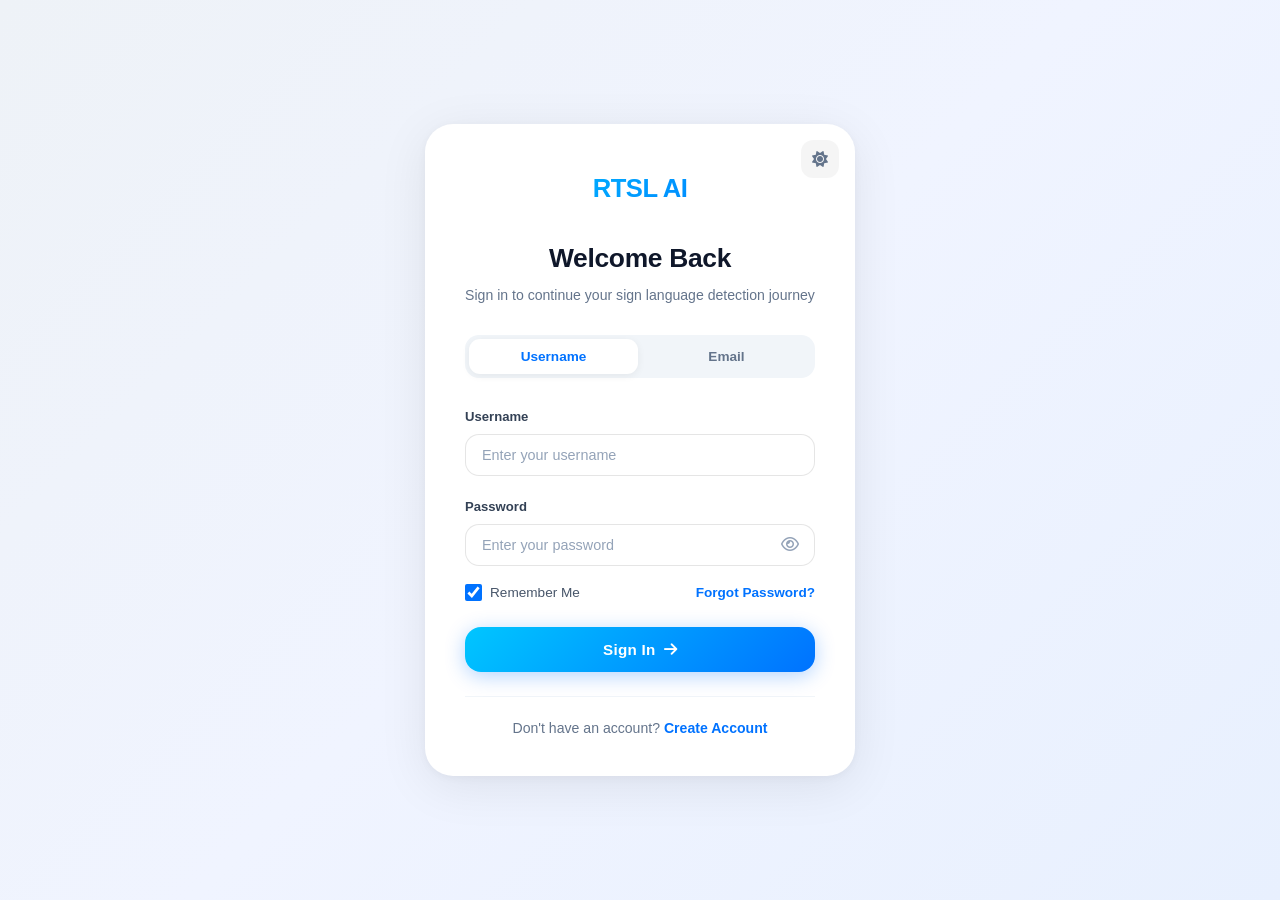
<file: static/index.html>
<!DOCTYPE html>
<html lang="en">
<head>
    <meta charset="UTF-8">
    <meta name="viewport" content="width=device-width, initial-scale=1.0">
    <title>RTSL AI | Sign In</title>
    <link rel="icon" type="image/svg+xml" href="favicon.svg">
<link rel="stylesheet" href="css/style.css">
    <link rel="stylesheet" href="https://cdnjs.cloudflare.com/ajax/libs/font-awesome/6.4.0/css/all.min.css">
    <style>
        .auth-page {
            min-height: 100vh; display: flex; align-items: center; justify-content: center;
            padding: 24px; position: relative;
            background: linear-gradient(135deg, #0a1628, #0d1b2a, #0f1d30);
            transition: background 0.4s ease;
        }
        body.light-mode .auth-page {
            background: linear-gradient(135deg, #eef2f7, #f0f4ff, #e8f0fe);
        }
        .auth-card {
            width: 100%; max-width: 430px; position: relative; z-index: 2;
            background: #ffffff; border-radius: 28px; padding: 44px 40px 36px;
            box-shadow: 0 25px 60px rgba(0,0,0,0.35), 0 8px 20px rgba(0,0,0,0.2);
            animation: scaleIn 0.4s ease;
        }
        body.light-mode .auth-card {
            background: #ffffff;
            box-shadow: 0 10px 50px rgba(0,0,0,0.08), 0 2px 8px rgba(0,0,0,0.04);
        }
        .theme-toggle {
            position: absolute; top: 16px; right: 16px; z-index: 10;
            width: 38px; height: 38px; border-radius: 12px; border: none;
            background: rgba(0,0,0,0.06); color: #64748b; cursor: pointer;
            display: flex; align-items: center; justify-content: center;
            font-size: 1rem; transition: all 0.25s ease;
        }
        body.light-mode .theme-toggle { background: rgba(0,0,0,0.04); }
        .theme-toggle:hover { background: rgba(0,0,0,0.1); color: #1e293b; }
        .auth-brand {
            text-align: center; font-size: 1.6rem; font-weight: 900; margin-bottom: 28px;
            background: linear-gradient(135deg, #00c6ff, #0072ff);
            -webkit-background-clip: text; -webkit-text-fill-color: transparent;
            letter-spacing: -0.5px;
        }
        .auth-header { text-align: center; margin-bottom: 28px; }
        .auth-header h1 {
            font-size: 1.65rem; font-weight: 800; color: #0f172a; margin-bottom: 6px;
            letter-spacing: -0.3px;
        }
        .auth-header p { color: #64748b; font-size: 0.88rem; line-height: 1.5; }
        .auth-tabs {
            display: flex; gap: 4px; background: #f1f5f9; padding: 4px;
            border-radius: 14px; margin-bottom: 28px;
        }
        body.light-mode .auth-tabs { background: #f1f5f9; }
        .auth-tab {
            flex: 1; padding: 10px 16px; border: none; border-radius: 11px;
            font-size: 0.85rem; font-weight: 600; color: #64748b; cursor: pointer;
            transition: all 0.25s ease; background: transparent;
            font-family: inherit;
        }
        .auth-tab:hover { color: #334155; }
        .auth-tab.active {
            background: #ffffff; color: #0072ff; box-shadow: 0 2px 8px rgba(0,0,0,0.06);
        }
        .auth-form { margin-bottom: 4px; }
        .auth-form .form-group { margin-bottom: 20px; }
        .auth-form .form-group label {
            display: block; font-size: 0.82rem; font-weight: 600;
            color: #334155; margin-bottom: 7px;
        }
        .auth-form .form-input {
            width: 100%; padding: 12px 16px; border: 1.5px solid #e2e8f0;
            border-radius: 14px; color: #0f172a; font-family: inherit;
            font-size: 0.9rem; outline: none; transition: all 0.25s ease;
            background: #f8fafc; box-sizing: border-box;
        }
        .auth-form .form-input:focus {
            border-color: #0072ff; background: #ffffff;
            box-shadow: 0 0 0 4px rgba(0,114,255,0.1);
        }
        .auth-form .form-input::placeholder { color: #94a3b8; }
        .password-wrapper { position: relative; }
        .password-toggle {
            position: absolute; right: 12px; top: 50%; transform: translateY(-50%);
            background: none; border: none; color: #94a3b8; cursor: pointer;
            font-size: 1rem; padding: 4px; transition: color 0.2s;
        }
        .password-toggle:hover { color: #0072ff; }
        .password-strength {
            display: none; margin-top: -12px; margin-bottom: 20px;
        }
        .password-strength.show { display: block; }
        .strength-bar {
            height: 4px; background: #e2e8f0; border-radius: 4px;
            overflow: hidden; margin-bottom: 6px;
        }
        .strength-fill {
            height: 100%; width: 0%; border-radius: 4px;
            transition: width 0.3s ease, background 0.3s ease;
        }
        .strength-text { font-size: 0.75rem; font-weight: 600; color: #64748b; }
        .form-options {
            display: flex; justify-content: space-between; align-items: center;
            margin-bottom: 24px; margin-top: -4px;
        }
        .checkbox-label {
            display: flex; align-items: center; gap: 8px;
            font-size: 0.85rem; color: #475569; cursor: pointer; font-weight: 500;
        }
        .checkbox-label input[type="checkbox"] {
            width: 17px; height: 17px; accent-color: #0072ff;
            border-radius: 5px; cursor: pointer;
        }
        .forgot-link {
            font-size: 0.85rem; color: #0072ff; font-weight: 600;
            text-decoration: none; cursor: pointer;
        }
        .forgot-link:hover { text-decoration: underline; }
        .btn-auth {
            width: 100%; padding: 14px 24px; border: none; border-radius: 16px;
            font-family: inherit; font-size: 0.95rem; font-weight: 700; cursor: pointer;
            display: flex; align-items: center; justify-content: center; gap: 8px;
            transition: all 0.3s ease; position: relative; overflow: hidden;
            background: linear-gradient(135deg, #00c6ff, #0072ff);
            color: #ffffff; box-shadow: 0 4px 20px rgba(0,114,255,0.3);
            letter-spacing: 0.3px;
        }
        .btn-auth:hover {
            transform: translateY(-2px);
            box-shadow: 0 8px 30px rgba(0,114,255,0.4);
        }
        .btn-auth:active { transform: translateY(0); }
        .btn-auth.btn-loading { pointer-events: none; opacity: 0.8; }
        .auth-footer {
            text-align: center; margin-top: 24px; padding-top: 20px;
            border-top: 1px solid #f1f5f9;
            font-size: 0.88rem; color: #64748b;
        }
        .auth-footer a {
            color: #0072ff; font-weight: 700; text-decoration: none; cursor: pointer;
        }
        .auth-footer a:hover { text-decoration: underline; }
        #forgot-row { display: flex; }
        .field-hidden { display: none !important; }
        @media (max-width: 500px) {
            .auth-card { padding: 32px 24px 28px; border-radius: 24px; }
            .auth-header h1 { font-size: 1.4rem; }
        }
    </style>
</head>
<body>
    <div class="auth-page" id="auth-page">
        <div class="auth-card">
            <button class="theme-toggle" id="theme-toggle" aria-label="Toggle theme">
                <i class="fas fa-moon" id="theme-icon"></i>
            </button>
            <div class="auth-brand">RTSL AI</div>
            <div class="auth-header">
                <h1 id="auth-title">Welcome Back</h1>
                <p id="auth-subtitle">Sign in to continue your sign language detection journey</p>
            </div>
            <div class="auth-tabs" id="auth-tabs">
                <button class="auth-tab active" data-tab="username" id="tab-username">Username</button>
                <button class="auth-tab" data-tab="email" id="tab-email">Email</button>
            </div>
            <form class="auth-form" id="auth-form" autocomplete="off">
                <div class="form-group" id="username-group">
                    <label for="username">Username</label>
                    <input type="text" id="username" class="form-input" placeholder="Enter your username" autocomplete="username">
                </div>
                <div class="form-group field-hidden" id="email-group">
                    <label for="email">Email</label>
                    <input type="email" id="email" class="form-input" placeholder="Enter your email" autocomplete="email">
                </div>
                <div class="form-group">
                    <label for="password">Password</label>
                    <div class="password-wrapper">
                        <input type="password" id="password" class="form-input" placeholder="Enter your password" autocomplete="current-password">
                        <button type="button" class="password-toggle" id="toggle-pw" tabindex="-1">
                            <i class="far fa-eye"></i>
                        </button>
                    </div>
                </div>
                <div class="form-group field-hidden" id="confirm-group">
                    <label for="confirm-password">Confirm Password</label>
                    <div class="password-wrapper">
                        <input type="password" id="confirm-password" class="form-input" placeholder="Confirm your password" autocomplete="new-password">
                        <button type="button" class="password-toggle" id="toggle-cpw" tabindex="-1">
                            <i class="far fa-eye"></i>
                        </button>
                    </div>
                </div>
                <div class="password-strength" id="password-strength">
                    <div class="strength-bar">
                        <div class="strength-fill" id="strength-fill"></div>
                    </div>
                    <span class="strength-text" id="strength-text"></span>
                </div>
                <div class="form-options" id="forgot-row">
                    <label class="checkbox-label">
                        <input type="checkbox" id="remember-me" checked> Remember Me
                    </label>
                    <a class="forgot-link" id="forgot-link">Forgot Password?</a>
                </div>
                <button type="submit" class="btn-auth" id="auth-btn">
                    <span id="btn-text">Sign In</span>
                    <i class="fas fa-arrow-right" id="btn-icon"></i>
                </button>
            </form>
            <div class="auth-footer">
                <span id="toggle-text">Don't have an account?</span>
                <a id="toggle-link">Create Account</a>
            </div>
        </div>
    </div>
    <div class="toast-container" id="toast-container"></div>
    <script>
        if (window.location.search.includes('signup=1')) {
            document.addEventListener('DOMContentLoaded', () => {
                const link = document.getElementById('toggle-link');
                if (link) link.click();
            });
        }
    </script>
    <script src="js/auth.js"></script>
</body>
</html>
</file>
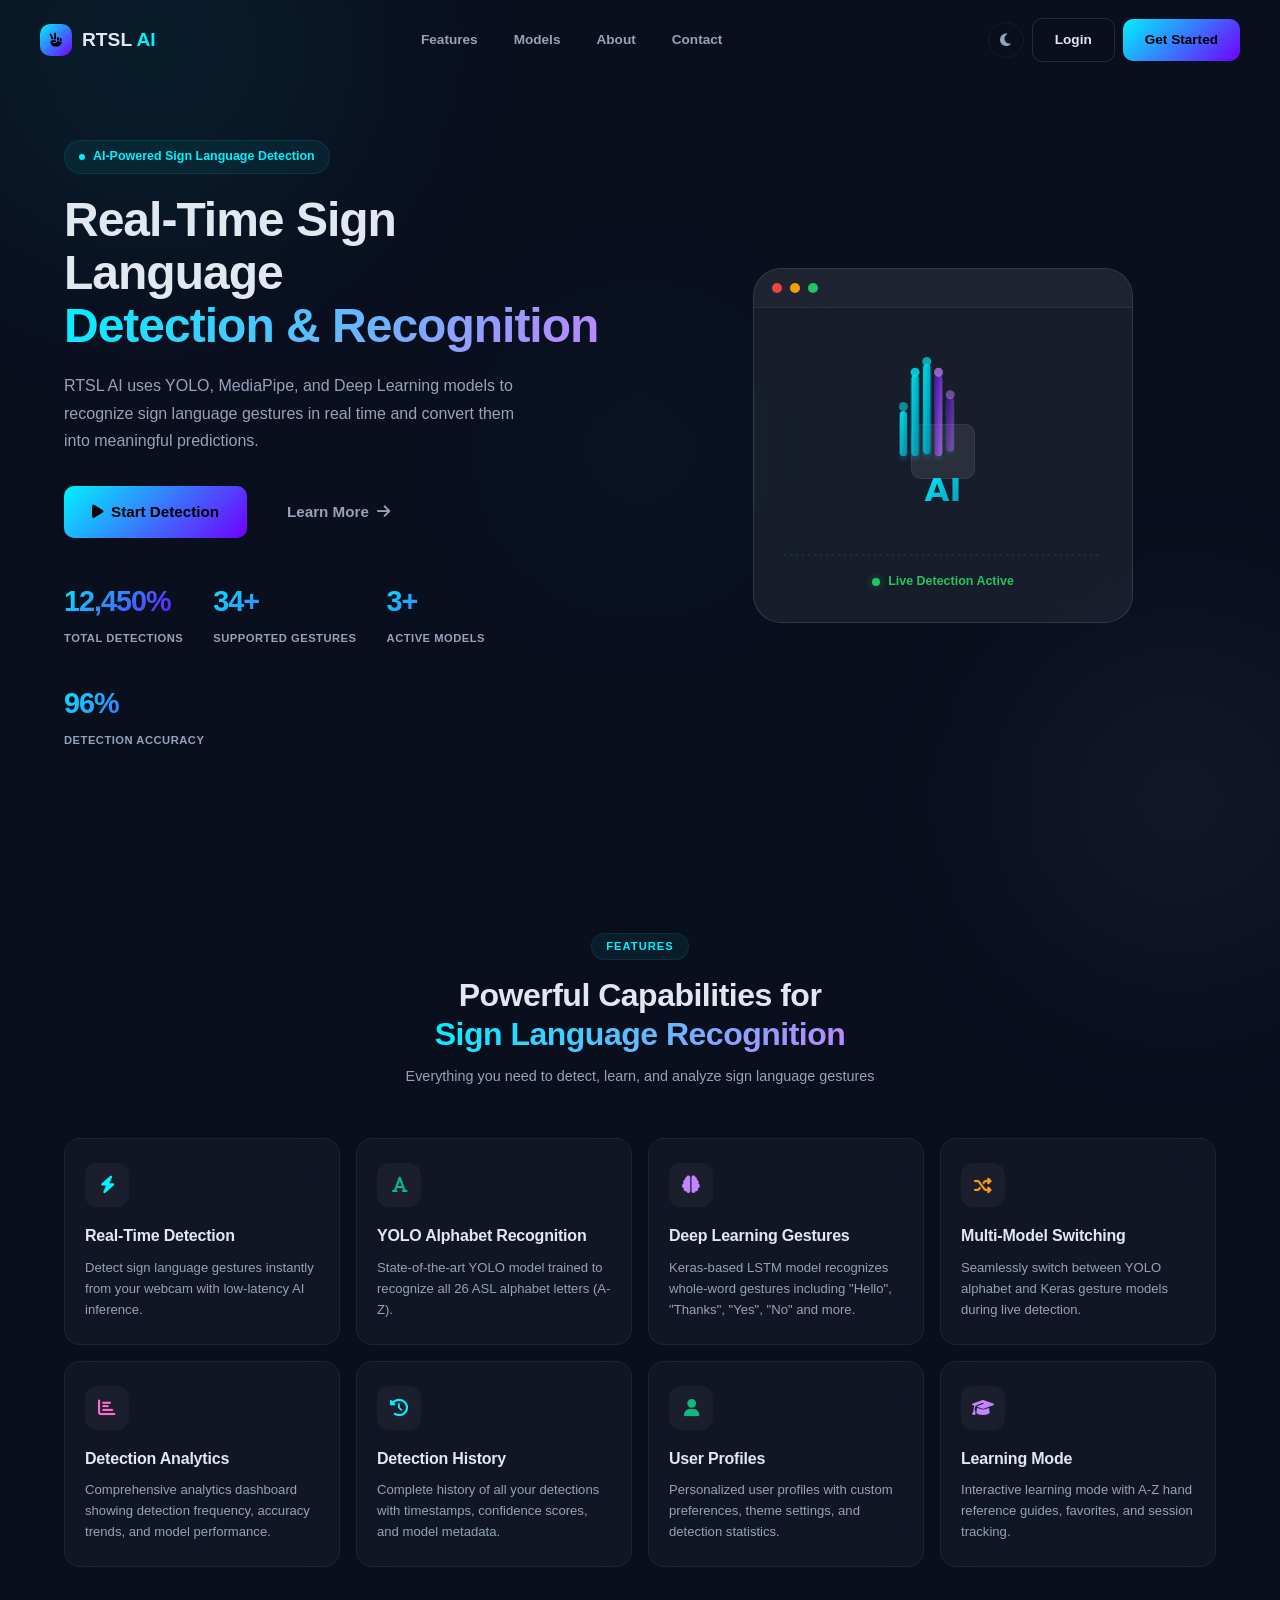
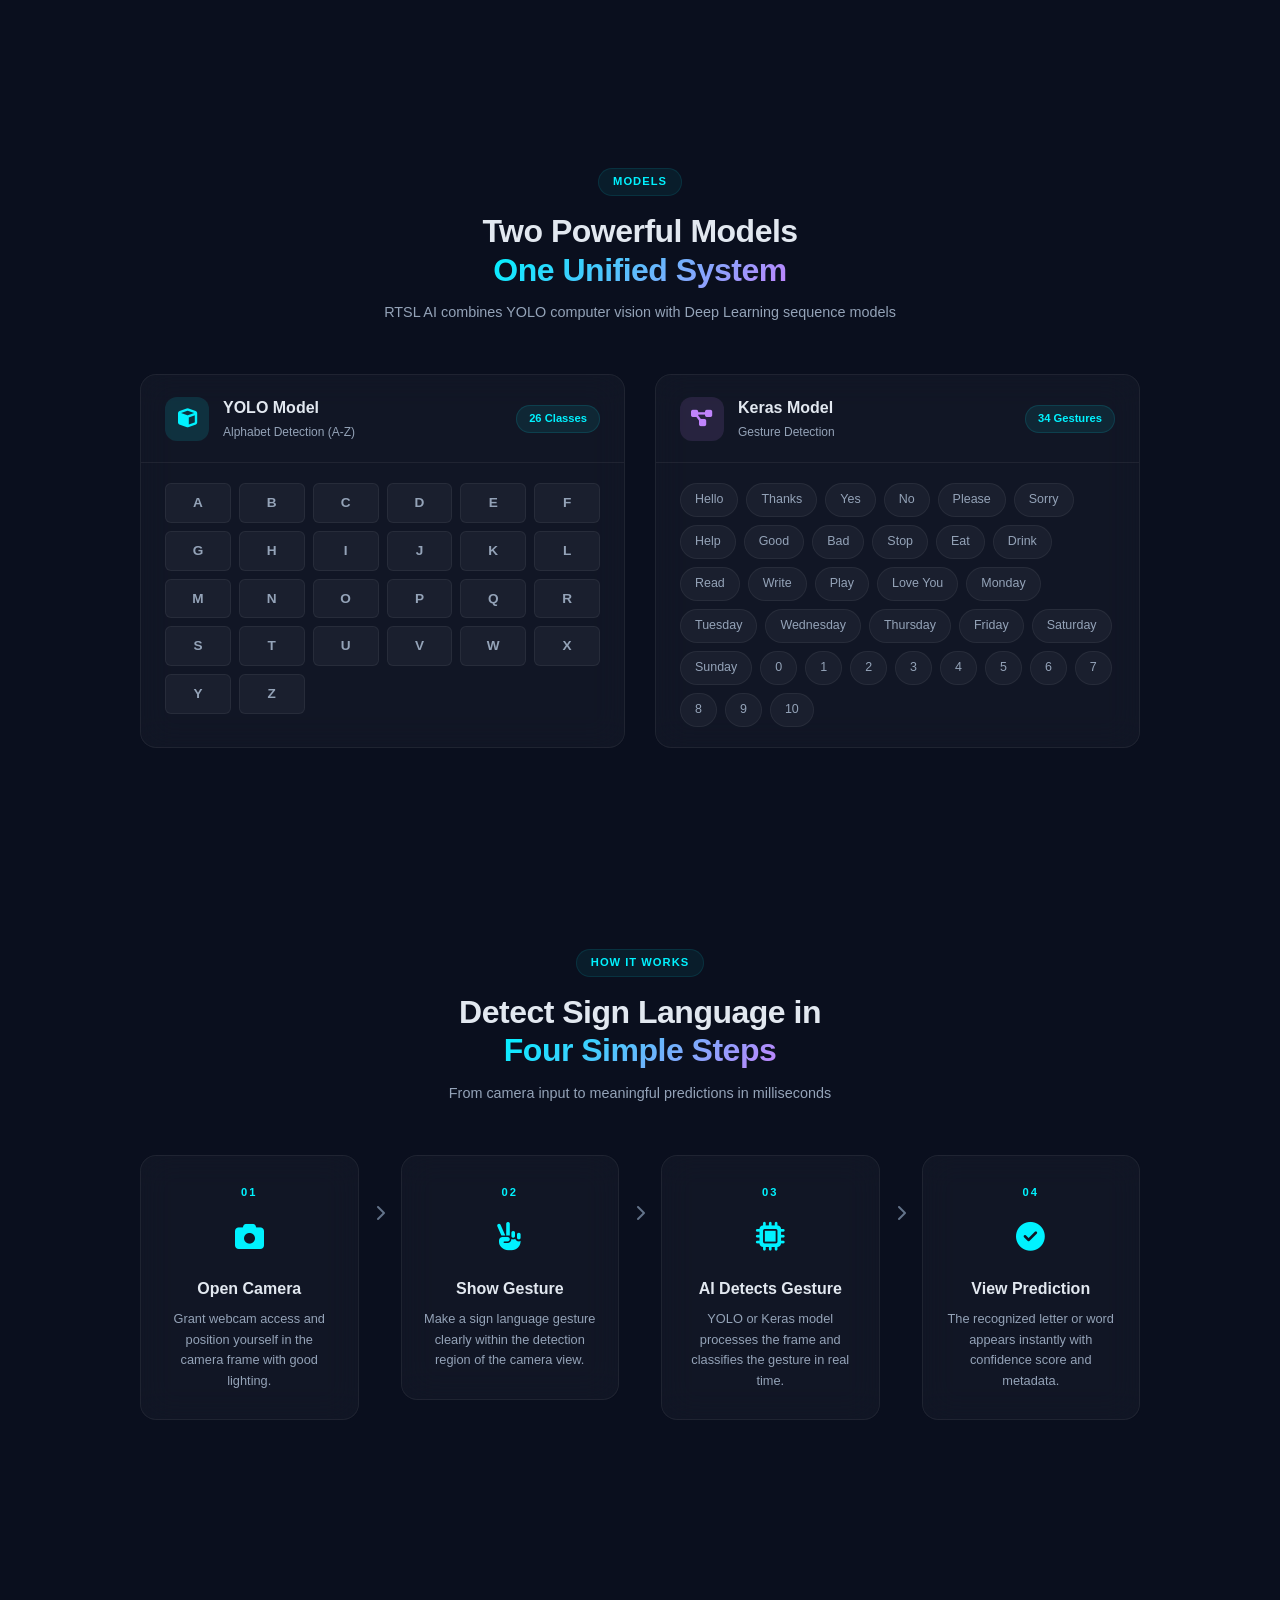
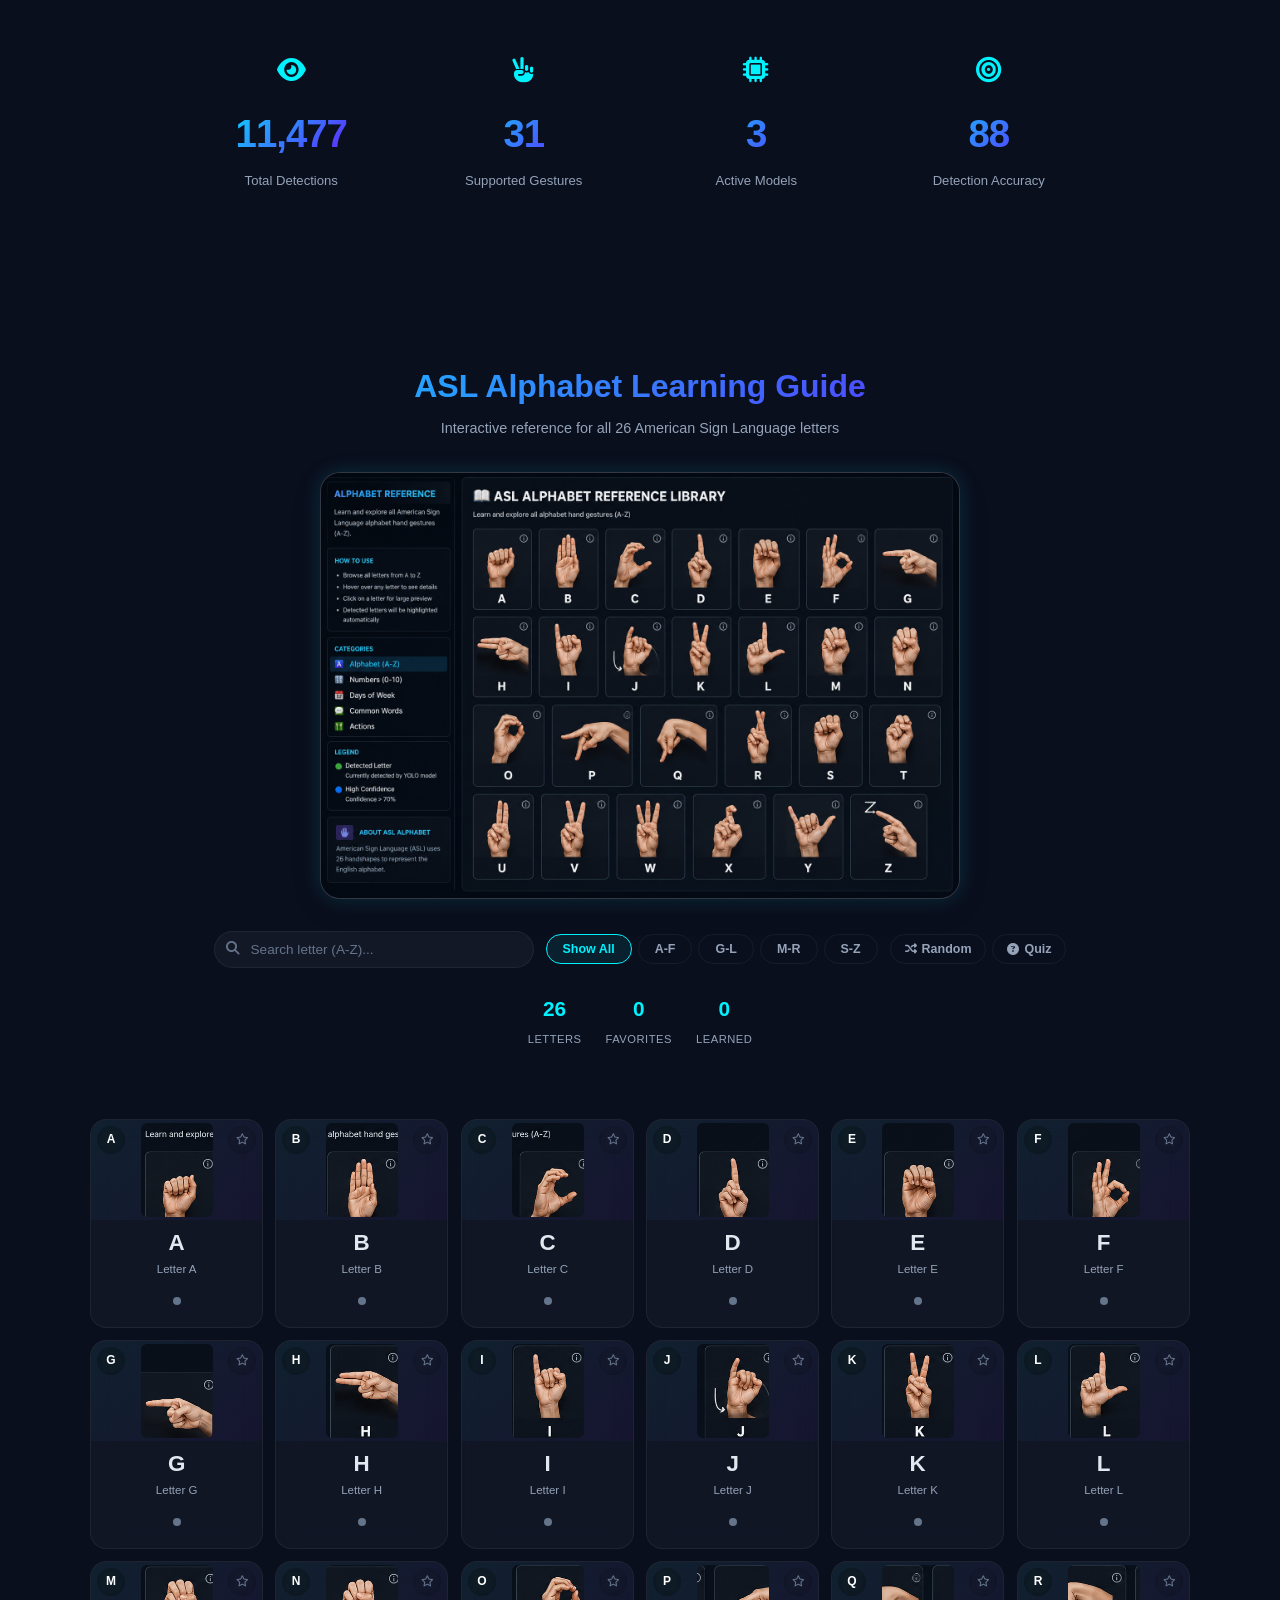
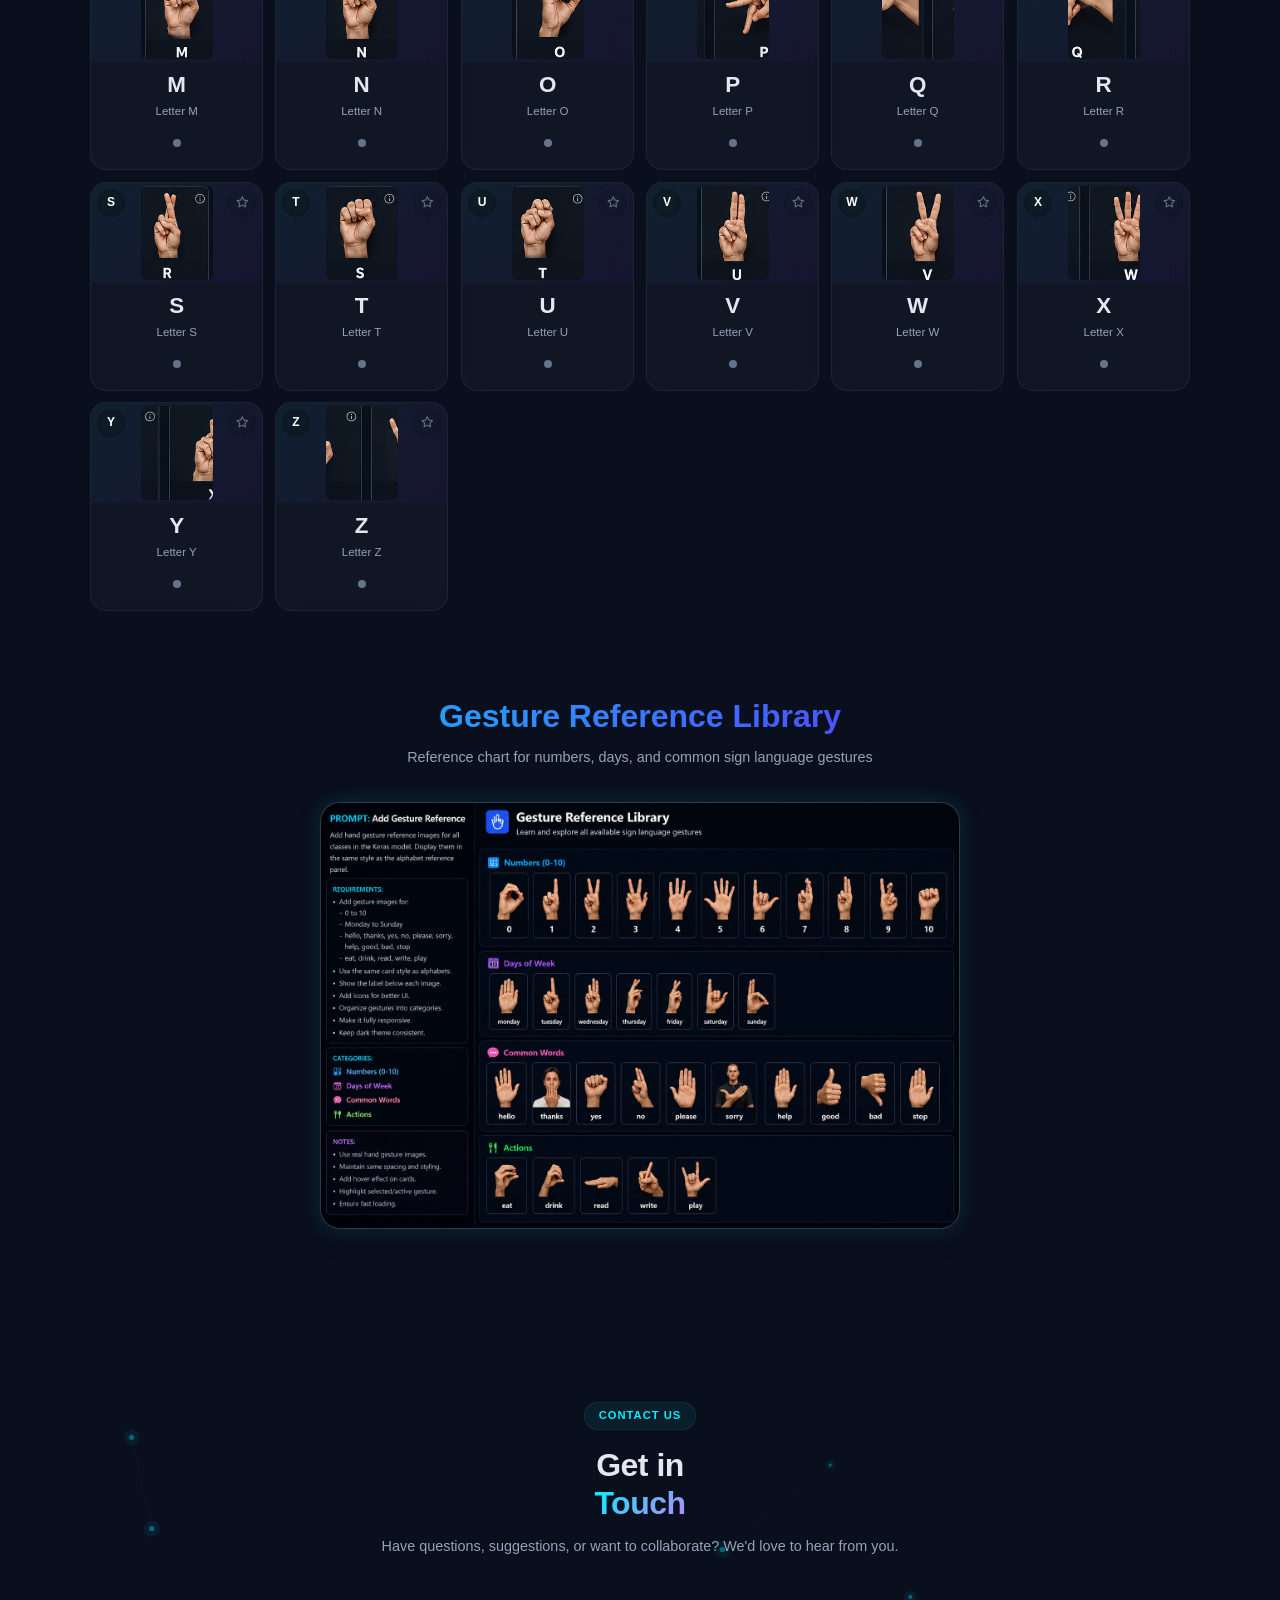
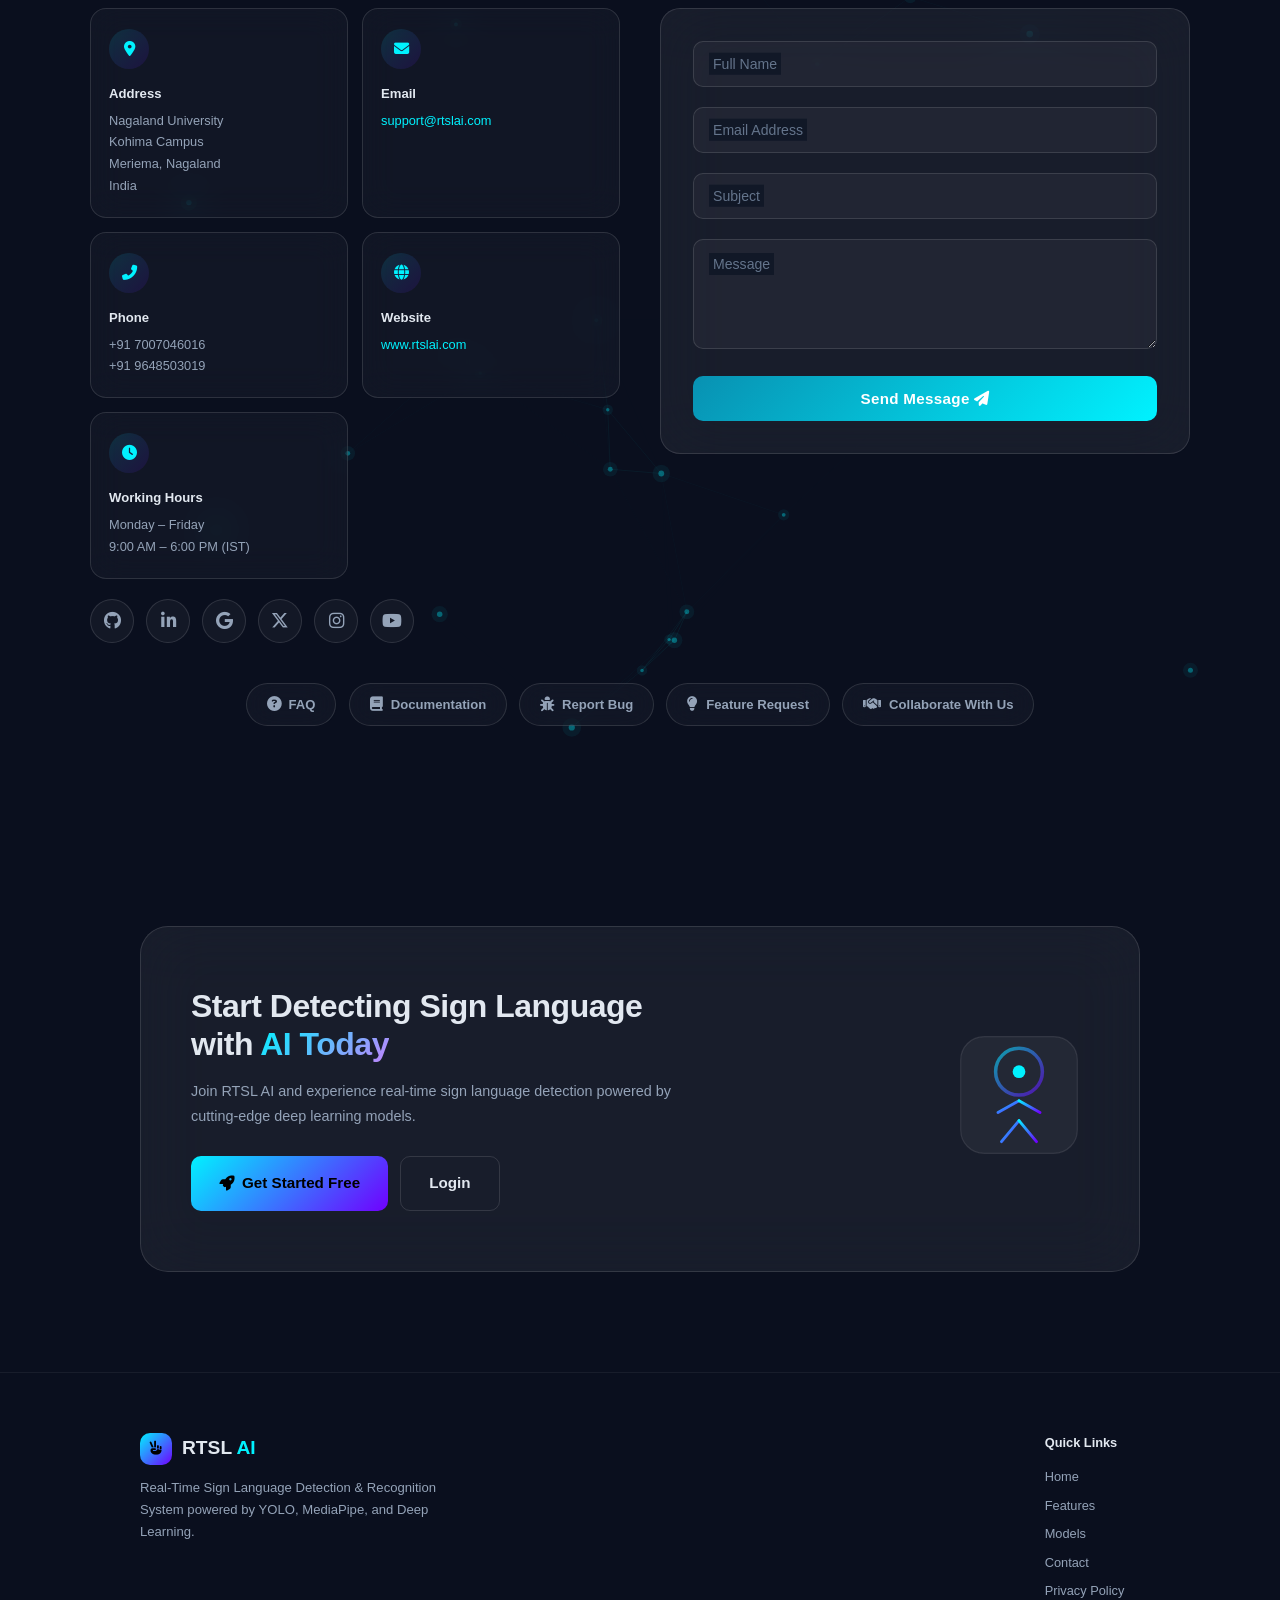
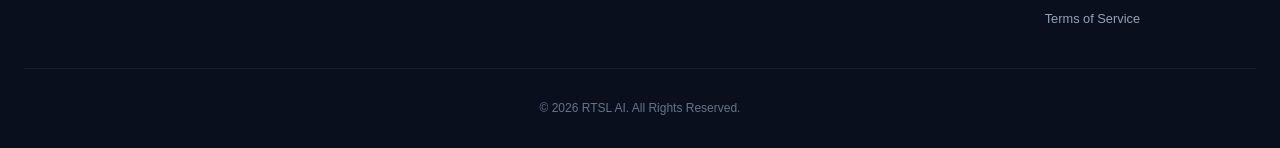
<file: static/landing.html>
<!DOCTYPE html>
<html lang="en">
<head>
<meta charset="UTF-8">
<meta name="viewport" content="width=device-width, initial-scale=1.0">
<title>RTSL AI — Real-Time Sign Language Detection</title>
<link rel="icon" type="image/svg+xml" href="favicon.svg">
<link rel="stylesheet" href="css/style.css">
<link rel="stylesheet" href="css/asl-reference.css">
<link rel="stylesheet" href="https://cdnjs.cloudflare.com/ajax/libs/font-awesome/6.4.0/css/all.min.css">
</head>
<body class="landing-page">

<!-- FLOATING AI BACKGROUND ELEMENTS -->
<div class="landing-orb landing-orb-1"></div>
<div class="landing-orb landing-orb-2"></div>
<div class="landing-orb landing-orb-3"></div>
<div class="landing-particles" id="particles"></div>

<!-- ─── NAVBAR ─── -->
<nav class="landing-nav" id="landing-nav">
  <div class="landing-nav-inner">
    <a href="/" class="landing-logo">
      <div class="landing-logo-icon"><i class="fas fa-hand-peace"></i></div>
      <span>RTSL <span class="text-accent">AI</span></span>
    </a>
    <div class="landing-nav-links" id="nav-links">
      <a href="#features" class="landing-nav-link">Features</a>
      <a href="#models" class="landing-nav-link">Models</a>
      <a href="#about" class="landing-nav-link">About</a>
      <a href="#contact" class="landing-nav-link">Contact</a>
    </div>
    <div class="landing-nav-actions">
      <button class="landing-theme-btn" id="landing-theme-toggle" aria-label="Toggle theme"><i class="fas fa-moon"></i></button>
      <a href="index.html" class="landing-btn-outline">Login</a>
      <a href="index.html?signup=1" class="landing-btn-primary">Get Started</a>
      <button class="landing-mobile-toggle" id="mobile-toggle" aria-label="Menu"><i class="fas fa-bars"></i></button>
    </div>
  </div>
</nav>

<!-- ─── HERO ─── -->
<section class="landing-hero" id="hero">
  <div class="landing-hero-grid">
    <div class="landing-hero-content">
      <div class="landing-badge">
        <span class="landing-badge-dot"></span>
        AI-Powered Sign Language Detection
      </div>
      <h1 class="landing-hero-title">
        Real-Time Sign Language<br>
        <span class="gradient-text">Detection &amp; Recognition</span>
      </h1>
      <p class="landing-hero-desc">
        RTSL AI uses YOLO, MediaPipe, and Deep Learning models to recognize sign language gestures in real time and convert them into meaningful predictions.
      </p>
      <div class="landing-hero-actions">
        <a href="index.html" class="landing-btn-primary landing-btn-lg"><i class="fas fa-play"></i> Start Detection</a>
        <a href="#features" class="landing-btn-ghost landing-btn-lg">Learn More <i class="fas fa-arrow-right"></i></a>
      </div>
      <div class="landing-hero-stats">
        <div class="landing-hero-stat"><span class="hero-stat-num" data-target="12450">0</span><span class="hero-stat-label">Total Detections</span></div>
        <div class="landing-hero-stat"><span class="hero-stat-num" data-target="34">0</span><span class="hero-stat-label">Supported Gestures</span></div>
        <div class="landing-hero-stat"><span class="hero-stat-num" data-target="3">0</span><span class="hero-stat-label">Active Models</span></div>
        <div class="landing-hero-stat"><span class="hero-stat-num" data-target="96">0</span><span class="hero-stat-label">Detection Accuracy</span></div>
      </div>
    </div>
    <div class="landing-hero-visual">
      <div class="landing-hero-card glass-strong">
        <div class="hero-card-header">
          <span class="hero-card-dot red"></span>
          <span class="hero-card-dot yellow"></span>
          <span class="hero-card-dot green"></span>
        </div>
        <div class="hero-card-body">
          <div class="hero-ai-hand">
            <svg viewBox="0 0 200 200" xmlns="http://www.w3.org/2000/svg">
              <defs>
                <linearGradient id="hg1" x1="0" y1="0" x2="1" y2="1"><stop offset="0%" stop-color="#00f2ff"/><stop offset="100%" stop-color="#0891b2"/></linearGradient>
                <linearGradient id="hg2" x1="0" y1="0" x2="1" y2="1"><stop offset="0%" stop-color="#7000ff"/><stop offset="100%" stop-color="#c084fc"/></linearGradient>
                <filter id="hg"><feDropShadow dx="0" dy="2" stdDeviation="4" flood-color="#00f2ff" flood-opacity="0.4"/></filter>
              </defs>
              <rect x="65" y="85" width="70" height="60" rx="10" fill="rgba(255,255,255,0.08)" stroke="rgba(255,255,255,0.12)" stroke-width="1"/>
              <rect x="52" y="70" width="8" height="50" rx="4" fill="url(#hg1)" filter="url(#hg)" opacity="0.9"/>
              <rect x="65" y="30" width="8" height="90" rx="4" fill="url(#hg1)" filter="url(#hg)" opacity="0.9"/>
              <rect x="78" y="18" width="8" height="100" rx="4" fill="url(#hg1)" filter="url(#hg)" opacity="0.9"/>
              <rect x="91" y="30" width="8" height="90" rx="4" fill="url(#hg2)" filter="url(#hg)" opacity="0.7"/>
              <rect x="104" y="55" width="8" height="60" rx="4" fill="url(#hg2)" filter="url(#hg)" opacity="0.5"/>
              <circle cx="56" cy="65" r="5" fill="#00f2ff" opacity="0.6"><animate attributeName="opacity" values="0.3;0.8;0.3" dur="2s" repeatCount="indefinite"/></circle>
              <circle cx="69" cy="27" r="5" fill="#00f2ff" opacity="0.6"><animate attributeName="opacity" values="0.8;0.3;0.8" dur="2.5s" repeatCount="indefinite"/></circle>
              <circle cx="82" cy="15" r="5" fill="#00f2ff" opacity="0.6"><animate attributeName="opacity" values="0.3;0.8;0.3" dur="1.8s" repeatCount="indefinite"/></circle>
              <circle cx="95" cy="27" r="5" fill="#c084fc" opacity="0.6"><animate attributeName="opacity" values="0.8;0.3;0.8" dur="2.2s" repeatCount="indefinite"/></circle>
              <circle cx="108" cy="52" r="5" fill="#c084fc" opacity="0.6"><animate attributeName="opacity" values="0.3;0.8;0.3" dur="3s" repeatCount="indefinite"/></circle>
              <text x="100" y="170" text-anchor="middle" font-size="36" font-weight="700" fill="url(#hg1)" font-family="system-ui">AI</text>
            </svg>
          </div>
          <div class="hero-scanlines"></div>
          <div class="hero-status">
            <span class="hero-status-dot"></span> Live Detection Active
          </div>
        </div>
      </div>
    </div>
  </div>
</section>

<!-- ─── FEATURES ─── -->
<section class="landing-section" id="features">
  <div class="landing-section-header">
    <span class="landing-section-tag">Features</span>
    <h2>Powerful Capabilities for<br><span class="gradient-text">Sign Language Recognition</span></h2>
    <p>Everything you need to detect, learn, and analyze sign language gestures</p>
  </div>
  <div class="landing-features-grid">
    <div class="landing-feature-card glass" data-delay="0">
      <div class="feature-icon" style="--ic:#00f2ff"><i class="fas fa-bolt"></i></div>
      <h3>Real-Time Detection</h3>
      <p>Detect sign language gestures instantly from your webcam with low-latency AI inference.</p>
    </div>
    <div class="landing-feature-card glass" data-delay="100">
      <div class="feature-icon" style="--ic:#10b981"><i class="fas fa-font"></i></div>
      <h3>YOLO Alphabet Recognition</h3>
      <p>State-of-the-art YOLO model trained to recognize all 26 ASL alphabet letters (A-Z).</p>
    </div>
    <div class="landing-feature-card glass" data-delay="200">
      <div class="feature-icon" style="--ic:#c084fc"><i class="fas fa-brain"></i></div>
      <h3>Deep Learning Gestures</h3>
      <p>Keras-based LSTM model recognizes whole-word gestures including &quot;Hello&quot;, &quot;Thanks&quot;, &quot;Yes&quot;, &quot;No&quot; and more.</p>
    </div>
    <div class="landing-feature-card glass" data-delay="300">
      <div class="feature-icon" style="--ic:#f59e0b"><i class="fas fa-random"></i></div>
      <h3>Multi-Model Switching</h3>
      <p>Seamlessly switch between YOLO alphabet and Keras gesture models during live detection.</p>
    </div>
    <div class="landing-feature-card glass" data-delay="400">
      <div class="feature-icon" style="--ic:#ff6bcd"><i class="fas fa-chart-bar"></i></div>
      <h3>Detection Analytics</h3>
      <p>Comprehensive analytics dashboard showing detection frequency, accuracy trends, and model performance.</p>
    </div>
    <div class="landing-feature-card glass" data-delay="500">
      <div class="feature-icon" style="--ic:#00f2ff"><i class="fas fa-history"></i></div>
      <h3>Detection History</h3>
      <p>Complete history of all your detections with timestamps, confidence scores, and model metadata.</p>
    </div>
    <div class="landing-feature-card glass" data-delay="600">
      <div class="feature-icon" style="--ic:#10b981"><i class="fas fa-user"></i></div>
      <h3>User Profiles</h3>
      <p>Personalized user profiles with custom preferences, theme settings, and detection statistics.</p>
    </div>
    <div class="landing-feature-card glass" data-delay="700">
      <div class="feature-icon" style="--ic:#c084fc"><i class="fas fa-graduation-cap"></i></div>
      <h3>Learning Mode</h3>
      <p>Interactive learning mode with A-Z hand reference guides, favorites, and session tracking.</p>
    </div>
  </div>
</section>

<!-- ─── MODELS ─── -->
<section class="landing-section landing-section-dark" id="models">
  <div class="landing-section-header">
    <span class="landing-section-tag">Models</span>
    <h2>Two Powerful Models<br><span class="gradient-text">One Unified System</span></h2>
    <p>RTSL AI combines YOLO computer vision with Deep Learning sequence models</p>
  </div>
  <div class="landing-models-grid">
    <div class="landing-model-card glass">
      <div class="model-card-header">
        <div class="model-card-icon" style="background:rgba(0,242,255,0.12);color:#00f2ff;"><i class="fas fa-cube"></i></div>
        <div>
          <h3>YOLO Model</h3>
          <span class="model-card-subtitle">Alphabet Detection (A-Z)</span>
        </div>
        <span class="model-card-badge">26 Classes</span>
      </div>
      <div class="model-card-body">
        <div class="model-alphabet-grid">
          <span>A</span><span>B</span><span>C</span><span>D</span><span>E</span>
          <span>F</span><span>G</span><span>H</span><span>I</span><span>J</span>
          <span>K</span><span>L</span><span>M</span><span>N</span><span>O</span>
          <span>P</span><span>Q</span><span>R</span><span>S</span><span>T</span>
          <span>U</span><span>V</span><span>W</span><span>X</span><span>Y</span>
          <span>Z</span>
        </div>
      </div>
    </div>
    <div class="landing-model-card glass">
      <div class="model-card-header">
        <div class="model-card-icon" style="background:rgba(192,132,252,0.12);color:#c084fc;"><i class="fas fa-project-diagram"></i></div>
        <div>
          <h3>Keras Model</h3>
          <span class="model-card-subtitle">Gesture Detection</span>
        </div>
        <span class="model-card-badge">34 Gestures</span>
      </div>
      <div class="model-card-body">
        <div class="model-gesture-list">
          <span>Hello</span><span>Thanks</span><span>Yes</span><span>No</span>
          <span>Please</span><span>Sorry</span><span>Help</span><span>Good</span>
          <span>Bad</span><span>Stop</span><span>Eat</span><span>Drink</span>
          <span>Read</span><span>Write</span><span>Play</span><span>Love You</span>
          <span>Monday</span><span>Tuesday</span><span>Wednesday</span><span>Thursday</span>
          <span>Friday</span><span>Saturday</span><span>Sunday</span>
          <span>0</span><span>1</span><span>2</span><span>3</span><span>4</span>
          <span>5</span><span>6</span><span>7</span><span>8</span><span>9</span><span>10</span>
        </div>
      </div>
    </div>
  </div>
</section>

<!-- ─── HOW IT WORKS ─── -->
<section class="landing-section" id="about">
  <div class="landing-section-header">
    <span class="landing-section-tag">How It Works</span>
    <h2>Detect Sign Language in<br><span class="gradient-text">Four Simple Steps</span></h2>
    <p>From camera input to meaningful predictions in milliseconds</p>
  </div>
  <div class="landing-steps">
    <div class="landing-step glass" data-delay="0">
      <div class="step-number">01</div>
      <div class="step-icon"><i class="fas fa-camera"></i></div>
      <h3>Open Camera</h3>
      <p>Grant webcam access and position yourself in the camera frame with good lighting.</p>
    </div>
    <div class="landing-step-connector"><i class="fas fa-chevron-right"></i></div>
    <div class="landing-step glass" data-delay="100">
      <div class="step-number">02</div>
      <div class="step-icon"><i class="fas fa-hand-peace"></i></div>
      <h3>Show Gesture</h3>
      <p>Make a sign language gesture clearly within the detection region of the camera view.</p>
    </div>
    <div class="landing-step-connector"><i class="fas fa-chevron-right"></i></div>
    <div class="landing-step glass" data-delay="200">
      <div class="step-number">03</div>
      <div class="step-icon"><i class="fas fa-microchip"></i></div>
      <h3>AI Detects Gesture</h3>
      <p>YOLO or Keras model processes the frame and classifies the gesture in real time.</p>
    </div>
    <div class="landing-step-connector"><i class="fas fa-chevron-right"></i></div>
    <div class="landing-step glass" data-delay="300">
      <div class="step-number">04</div>
      <div class="step-icon"><i class="fas fa-check-circle"></i></div>
      <h3>View Prediction</h3>
      <p>The recognized letter or word appears instantly with confidence score and metadata.</p>
    </div>
  </div>
</section>

<!-- ─── COUNTERS ─── -->
<section class="landing-section landing-section-dark">
  <div class="landing-counters">
    <div class="landing-counter-item">
      <span class="counter-icon"><i class="fas fa-eye"></i></span>
      <span class="counter-num" data-target="12450">0</span>
      <span class="counter-label">Total Detections</span>
    </div>
    <div class="landing-counter-item">
      <span class="counter-icon"><i class="fas fa-hand-peace"></i></span>
      <span class="counter-num" data-target="34">0</span>
      <span class="counter-label">Supported Gestures</span>
    </div>
    <div class="landing-counter-item">
      <span class="counter-icon"><i class="fas fa-microchip"></i></span>
      <span class="counter-num" data-target="3">0</span>
      <span class="counter-label">Active Models</span>
    </div>
    <div class="landing-counter-item">
      <span class="counter-icon"><i class="fas fa-bullseye"></i></span>
      <span class="counter-num" data-target="96">0</span>
      <span class="counter-label">Detection Accuracy</span>
    </div>
  </div>
</section>

<!-- ─── ASL ALPHABET REFERENCE GUIDE ─── -->
<section class="asl-section" id="asl-reference">
  <h2 class="asl-section-title">ASL Alphabet Learning Guide</h2>
  <p class="asl-section-sub">Interactive reference for all 26 American Sign Language letters</p>

  <!-- Reference Poster -->
  <div class="asl-poster-wrap glass-strong">
    <img src="reference/asl-reference.png" alt="ASL Alphabet Reference Chart" loading="lazy">
  </div>

  <!-- Controls -->
  <div class="asl-controls">
    <div class="asl-search-wrap">
      <i class="fas fa-search"></i>
      <input type="text" id="asl-search" placeholder="Search letter (A-Z)..." maxlength="1" autocomplete="off">
    </div>
    <div class="asl-filters" id="asl-filters">
      <button class="asl-filter-btn active" data-filter="all">Show All</button>
      <button class="asl-filter-btn" data-filter="a-f">A-F</button>
      <button class="asl-filter-btn" data-filter="g-l">G-L</button>
      <button class="asl-filter-btn" data-filter="m-r">M-R</button>
      <button class="asl-filter-btn" data-filter="s-z">S-Z</button>
    </div>
    <div class="asl-actions">
      <button class="asl-action-btn" id="asl-random"><i class="fas fa-shuffle"></i> Random</button>
      <button class="asl-action-btn" id="asl-quiz-btn"><i class="fas fa-question-circle"></i> Quiz</button>
    </div>
  </div>

  <!-- Stats -->
  <div class="asl-stats">
    <div class="asl-stat"><span class="asl-stat-val">26</span><span class="asl-stat-lbl">Letters</span></div>
    <div class="asl-stat"><span class="asl-stat-val" id="asl-stat-favs">0</span><span class="asl-stat-lbl">Favorites</span></div>
    <div class="asl-stat"><span class="asl-stat-val" id="asl-stat-learned">0</span><span class="asl-stat-lbl">Learned</span></div>
  </div>

  <!-- Recently Viewed -->
  <div class="asl-recent" id="asl-recent"></div>

  <!-- Grid -->
  <div class="asl-grid" id="asl-grid"></div>
</section>

<!-- ─── KERAS GESTURE REFERENCE GUIDE ─── -->
<section class="asl-section" id="keras-reference">
  <h2 class="asl-section-title">Gesture Reference Library</h2>
  <p class="asl-section-sub">Reference chart for numbers, days, and common sign language gestures</p>
  <div class="asl-poster-wrap glass-strong">
    <img src="reference/keras-reference.png" alt="Gesture Reference Chart" loading="lazy">
  </div>
</section>

<!-- ─── CONTACT US ─── -->
<section class="landing-section" id="contact">
  <div class="contact-neural-bg" id="contact-neural-bg">
    <canvas id="neural-canvas"></canvas>
  </div>
  <div class="landing-section-header">
    <span class="landing-section-tag">Contact Us</span>
    <h2>Get in<br><span class="gradient-text">Touch</span></h2>
    <p>Have questions, suggestions, or want to collaborate? We'd love to hear from you.</p>
  </div>

  <div class="contact-grid">
    <!-- Left: Info + Social -->
    <div class="contact-info-col">
      <div class="contact-cards">
        <div class="contact-card glass">
          <div class="contact-icon-circle"><i class="fas fa-map-marker-alt"></i></div>
          <h4>Address</h4>
          <p>Nagaland University<br>Kohima Campus<br>Meriema, Nagaland<br>India</p>
        </div>
        <div class="contact-card glass">
          <div class="contact-icon-circle"><i class="fas fa-envelope"></i></div>
          <h4>Email</h4>
          <p><a href="mailto:support@rtslai.com">support@rtslai.com</a></p>
        </div>
        <div class="contact-card glass">
          <div class="contact-icon-circle"><i class="fas fa-phone-alt"></i></div>
          <h4>Phone</h4>
          <p>+91 7007046016<br>+91 9648503019</p>
        </div>
        <div class="contact-card glass">
          <div class="contact-icon-circle"><i class="fas fa-globe"></i></div>
          <h4>Website</h4>
          <p><a href="http://www.rtslai.com" target="_blank">www.rtslai.com</a></p>
        </div>
        <div class="contact-card glass">
          <div class="contact-icon-circle"><i class="fas fa-clock"></i></div>
          <h4>Working Hours</h4>
          <p>Monday – Friday<br>9:00 AM – 6:00 PM (IST)</p>
        </div>
      </div>
      <div class="contact-social">
        <a href="#" class="contact-social-icon" aria-label="GitHub"><i class="fab fa-github"></i></a>
        <a href="#" class="contact-social-icon" aria-label="LinkedIn"><i class="fab fa-linkedin-in"></i></a>
        <a href="#" class="contact-social-icon" aria-label="Gmail"><i class="fab fa-google"></i></a>
        <a href="#" class="contact-social-icon" aria-label="X"><i class="fab fa-x-twitter"></i></a>
        <a href="#" class="contact-social-icon" aria-label="Instagram"><i class="fab fa-instagram"></i></a>
        <a href="#" class="contact-social-icon" aria-label="YouTube"><i class="fab fa-youtube"></i></a>
      </div>
    </div>

    <!-- Right: Form -->
    <div class="contact-form-col">
      <div class="contact-form-card glass-strong">
        <form id="contact-form" novalidate>
          <div class="contact-form-group floating">
            <input type="text" id="cf-name" class="contact-input" placeholder=" " required>
            <label for="cf-name">Full Name</label>
          </div>
          <div class="contact-form-group floating">
            <input type="email" id="cf-email" class="contact-input" placeholder=" " required>
            <label for="cf-email">Email Address</label>
          </div>
          <div class="contact-form-group floating">
            <input type="text" id="cf-subject" class="contact-input" placeholder=" " required>
            <label for="cf-subject">Subject</label>
          </div>
          <div class="contact-form-group floating">
            <textarea id="cf-message" class="contact-input contact-textarea" rows="5" placeholder=" " required></textarea>
            <label for="cf-message">Message</label>
          </div>
          <button type="submit" class="contact-submit" id="contact-submit">
            <span class="contact-submit-text">Send Message <i class="fas fa-paper-plane"></i></span>
            <span class="contact-submit-loader"><i class="fas fa-circle-notch fa-spin"></i></span>
            <span class="contact-submit-check"><i class="fas fa-check-circle"></i></span>
          </button>
        </form>
      </div>
    </div>
  </div>

  <div class="contact-actions">
    <a href="#" class="contact-action-btn glass"><i class="fas fa-question-circle"></i> FAQ</a>
    <a href="#" class="contact-action-btn glass"><i class="fas fa-book"></i> Documentation</a>
    <a href="#" class="contact-action-btn glass"><i class="fas fa-bug"></i> Report Bug</a>
    <a href="#" class="contact-action-btn glass"><i class="fas fa-lightbulb"></i> Feature Request</a>
    <a href="#" class="contact-action-btn glass"><i class="fas fa-handshake"></i> Collaborate With Us</a>
  </div>
</section>

<!-- ─── CTA ─── -->
<section class="landing-section" id="cta-section">
  <div class="landing-cta glass-strong">
    <div class="landing-cta-content">
      <h2>Start Detecting Sign Language<br>with <span class="gradient-text">AI Today</span></h2>
      <p>Join RTSL AI and experience real-time sign language detection powered by cutting-edge deep learning models.</p>
      <div class="landing-cta-actions">
        <a href="index.html" class="landing-btn-primary landing-btn-lg"><i class="fas fa-rocket"></i> Get Started Free</a>
        <a href="index.html" class="landing-btn-outline landing-btn-lg">Login</a>
      </div>
    </div>
    <div class="landing-cta-graphic">
      <svg viewBox="0 0 120 120" xmlns="http://www.w3.org/2000/svg">
        <defs>
          <linearGradient id="cg" x1="0" y1="0" x2="1" y2="1"><stop offset="0%" stop-color="#00f2ff"/><stop offset="100%" stop-color="#7000ff"/></linearGradient>
        </defs>
        <rect x="10" y="10" width="100" height="100" rx="20" fill="rgba(255,255,255,0.05)" stroke="rgba(255,255,255,0.1)" stroke-width="1"/>
        <circle cx="60" cy="40" r="18" fill="none" stroke="url(#cg)" stroke-width="3" opacity="0.6"><animate attributeName="r" values="18;22;18" dur="3s" repeatCount="indefinite"/></circle>
        <circle cx="60" cy="40" r="5" fill="#00f2ff"><animate attributeName="r" values="5;7;5" dur="2s" repeatCount="indefinite"/></circle>
        <line x1="60" y1="55" x2="60" y2="82" stroke="url(#cg)" stroke-width="3" stroke-linecap="round"/>
        <line x1="60" y1="65" x2="42" y2="75" stroke="url(#cg)" stroke-width="2.5" stroke-linecap="round"/>
        <line x1="60" y1="65" x2="78" y2="75" stroke="url(#cg)" stroke-width="2.5" stroke-linecap="round"/>
        <line x1="60" y1="82" x2="45" y2="100" stroke="url(#cg)" stroke-width="2.5" stroke-linecap="round"/>
        <line x1="60" y1="82" x2="75" y2="100" stroke="url(#cg)" stroke-width="2.5" stroke-linecap="round"/>
      </svg>
    </div>
  </div>
</section>

<!-- ─── FOOTER ─── -->
<footer class="landing-footer">
  <div class="landing-footer-inner">
    <div class="landing-footer-brand">
      <div class="landing-logo">
        <div class="landing-logo-icon"><i class="fas fa-hand-peace"></i></div>
        <span>RTSL <span class="text-accent">AI</span></span>
      </div>
      <p>Real-Time Sign Language Detection &amp; Recognition System powered by YOLO, MediaPipe, and Deep Learning.</p>
    </div>
    <div class="landing-footer-links">
      <div class="landing-footer-col">
        <h4>Quick Links</h4>
        <a href="#hero">Home</a>
        <a href="#features">Features</a>
        <a href="#models">Models</a>
        <a href="#contact">Contact</a>
        <a href="#">Privacy Policy</a>
        <a href="#">Terms of Service</a>
      </div>
    </div>
  </div>
  <div class="landing-footer-bottom">
    <span>&copy; 2026 RTSL AI. All Rights Reserved.</span>
  </div>
</footer>

<script src="js/sign-data.js"></script>
<script src="js/landing.js"></script>
<script src="js/asl-reference.js"></script>

<!-- ASL Reference Modal -->
<div class="asl-modal" id="asl-modal">
  <div class="asl-modal-content glass-strong">
    <button class="asl-modal-close"><i class="fas fa-times"></i></button>
    <div class="asl-modal-visual"><span class="asl-modal-letter-badge">A</span></div>
    <div class="asl-modal-body">
      <div class="asl-modal-letter-name">Letter A</div>
      <p class="asl-modal-desc">Description</p>
      <div class="asl-modal-section">
        <h4><i class="fas fa-hand-pointer"></i> Finger Positioning</h4>
        <p id="modal-fingers"></p>
      </div>
      <div class="asl-modal-section">
        <h4><i class="fas fa-lightbulb"></i> Learning Tip</h4>
        <p id="modal-tip"></p>
      </div>
      <div class="asl-modal-actions">
        <button class="asl-modal-btn" id="modal-fav-btn"><i class="far fa-star"></i> Favorite</button>
        <button class="asl-modal-btn primary" id="modal-practice-btn"><i class="fas fa-redo"></i> Practice</button>
      </div>
    </div>
  </div>
</div>

<!-- ASL Quiz Overlay -->
<div class="asl-quiz-overlay" id="asl-quiz">
  <div class="asl-quiz-card glass-strong"></div>
</div>
</body>
</html>
</file>
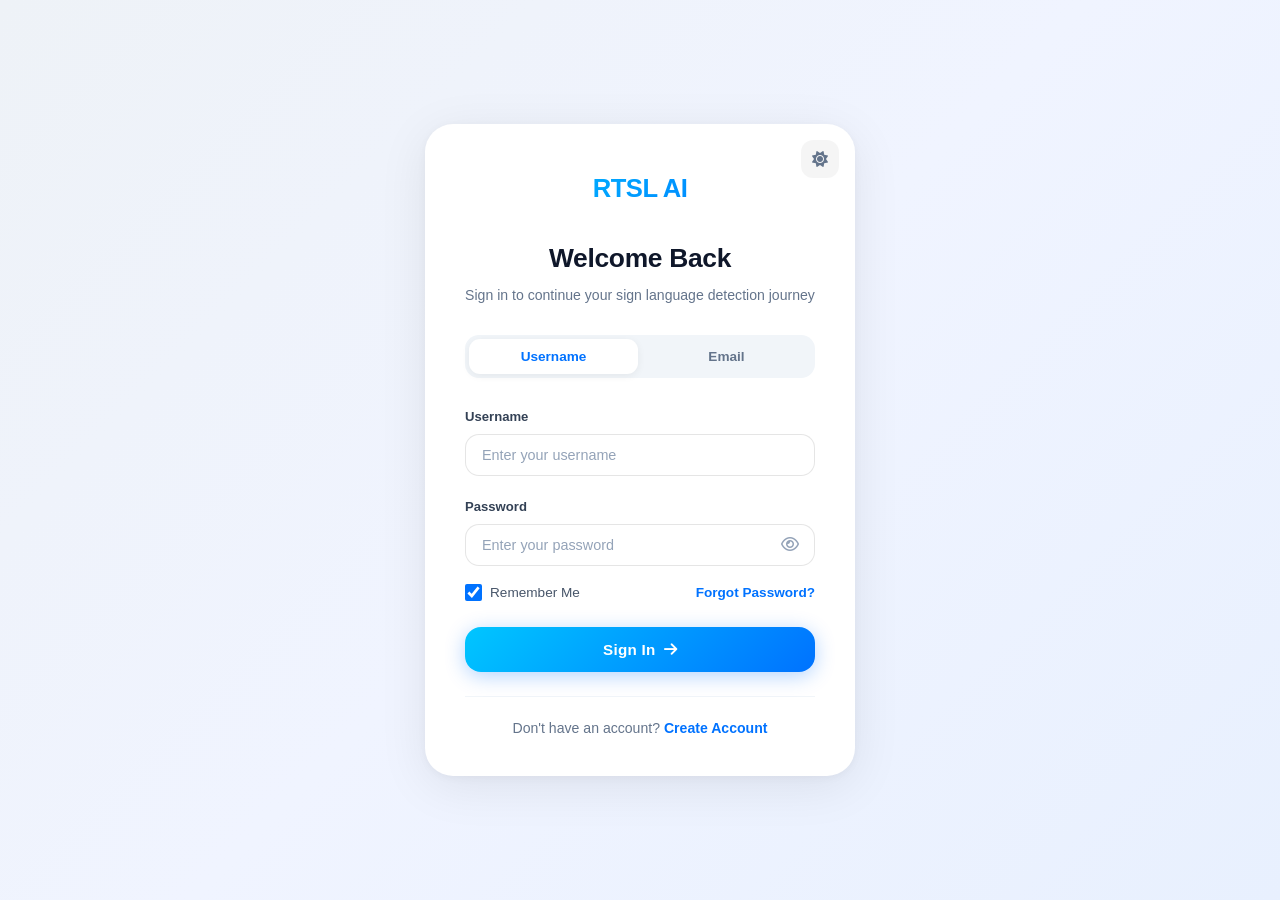
<file: static/profile.html>
<!DOCTYPE html>
<html lang="en">
<head>
    <meta charset="UTF-8">
    <meta name="viewport" content="width=device-width, initial-scale=1.0">
    <title>RTSL AI | Profile</title>
    <link rel="icon" type="image/svg+xml" href="favicon.svg">
<link rel="stylesheet" href="css/style.css">
    <link rel="stylesheet" href="https://cdnjs.cloudflare.com/ajax/libs/font-awesome/6.4.0/css/all.min.css">
</head>
<body>
    <div class="page-transition" id="page-transition"></div>
    <div class="app-container">
        <aside class="sidebar glass">
            <div class="logo">RTSL AI</div>
            <nav>
                <a href="dashboard.html" class="nav-item"><i class="fas fa-th-large"></i><span>Dashboard</span></a>
                <a href="detection.html" class="nav-item"><i class="fas fa-camera"></i><span>Detection</span></a>
                <a href="analytics.html" class="nav-item"><i class="fas fa-chart-line"></i><span>Analytics</span></a>
                <a href="profile.html" class="nav-item active"><i class="fas fa-user"></i><span>Profile</span></a>
            </nav>
            <div class="nav-divider"></div>
            <a href="#" id="logout-btn" class="nav-item logout"><i class="fas fa-sign-out-alt"></i><span>Logout</span></a>
        </aside>

        <main class="main-content">
            <div class="page-header">
                <div>
                    <h1>Profile</h1>
                    <p>Manage your account and preferences</p>
                </div>
                <div style="display:flex;gap:12px;align-items:center;flex-wrap:wrap;">
                    <div class="notif-bell" id="notif-bell"><i class="fas fa-bell"></i><span class="badge-dot"></span></div>
                    <div class="notif-dropdown glass-premium" id="notif-dropdown">
                        <div class="notif-header"><span>Notifications</span><button id="notif-clear">Clear all</button></div>
                        <div id="notif-list"></div>
                    </div>
                    <button id="theme-toggle" class="btn btn-secondary btn-icon"><i class="fas fa-moon"></i></button>
                </div>
            </div>

            <div class="profile-header glass">
                <div class="profile-avatar-wrap">
                    <div class="avatar avatar-xl avatar-ring" id="avatar-preview">U</div>
                    <div class="avatar-overlay" id="avatar-btn"><i class="fas fa-camera"></i></div>
                    <input type="file" id="avatar-input" accept="image/*" style="display:none;">
                </div>
                <div class="profile-info">
                    <h1 id="profile-name">User</h1>
                    <p id="profile-joined">Joined recently</p>
                    <div class="profile-stats">
                        <div class="profile-stat">
                            <div class="profile-stat-value" id="ps-detections">0</div>
                            <div class="profile-stat-label">Detections</div>
                        </div>
                        <div class="profile-stat">
                            <div class="profile-stat-value" id="ps-avg">0%</div>
                            <div class="profile-stat-label">Avg Conf</div>
                        </div>
                        <div class="profile-stat">
                            <div class="profile-stat-value" id="ps-models">0</div>
                            <div class="profile-stat-label">Models</div>
                        </div>
                        <div class="profile-stat">
                            <div class="profile-stat-value" id="ps-unique">0</div>
                            <div class="profile-stat-label">Gestures</div>
                        </div>
                    </div>
                </div>
            </div>

            <div class="settings-section card-premium" style="margin-top:var(--space-5);">
                <h3><i class="fas fa-trophy" style="color:var(--accent-primary);margin-right:8px;"></i>Achievements</h3>
                <div class="settings-desc">Milestones unlocked as you use RTSL AI</div>
                <div class="achievement-grid" id="achievement-grid">
                    <div class="achievement-item" data-ach="first"><div class="achievement-icon"><i class="fas fa-play"></i></div><span class="achievement-label">First Detection</span></div>
                    <div class="achievement-item" data-ach="ten"><div class="achievement-icon"><i class="fas fa-10"></i></div><span class="achievement-label">10 Detections</span></div>
                    <div class="achievement-item" data-ach="hundred"><div class="achievement-icon"><i class="fas fa-100"></i></div><span class="achievement-label">100 Detections</span></div>
                    <div class="achievement-item" data-ach="models"><div class="achievement-icon"><i class="fas fa-microchip"></i></div><span class="achievement-label">Both Models</span></div>
                    <div class="achievement-item" data-ach="variety"><div class="achievement-icon"><i class="fas fa-dice"></i></div><span class="achievement-label">10 Gestures</span></div>
                    <div class="achievement-item" data-ach="perfect"><div class="achievement-icon"><i class="fas fa-star"></i></div><span class="achievement-label">Perfect Day</span></div>
                </div>
            </div>

            <div style="display:grid;grid-template-columns:1fr 1fr;gap:var(--space-4);margin-top:var(--space-4);">
                <div class="settings-section">
                    <h3><i class="fas fa-user-cog" style="color:var(--accent-primary);margin-right:8px;"></i>Account Details</h3>
                    <div class="settings-desc">Your personal information</div>
                    <div class="form-group">
                        <label class="form-label">Username</label>
                        <input type="text" id="edit-username" class="form-input">
                    </div>
                    <div class="form-group">
                        <label class="form-label">Email</label>
                        <input type="email" id="edit-email" class="form-input" placeholder="Not set">
                    </div>
                    <div class="form-group">
                        <label class="form-label">Display Name</label>
                        <input type="text" id="edit-display" class="form-input" placeholder="Same as username">
                    </div>
                    <button id="save-account" class="btn btn-primary"><i class="fas fa-save"></i> Save Changes</button>
                </div>

                <div class="settings-section">
                    <h3><i class="fas fa-shield-alt" style="color:#c084fc;margin-right:8px;"></i>Security</h3>
                    <div class="settings-desc">Change your password</div>
                    <div class="form-group">
                        <label class="form-label">Current Password</label>
                        <input type="password" id="cur-pw" class="form-input">
                    </div>
                    <div class="form-group">
                        <label class="form-label">New Password</label>
                        <input type="password" id="new-pw" class="form-input">
                    </div>
                    <div class="form-group">
                        <label class="form-label">Confirm New Password</label>
                        <input type="password" id="confirm-pw" class="form-input">
                    </div>
                    <button id="save-pw" class="btn btn-primary"><i class="fas fa-lock"></i> Update Password</button>
                </div>
            </div>

            <div style="display:grid;grid-template-columns:1fr 1fr;gap:var(--space-4);margin-top:var(--space-4);">
                <div class="settings-section">
                    <h3><i class="fas fa-palette" style="color:#f59e0b;margin-right:8px;"></i>Theme Preferences</h3>
                    <div class="settings-desc">Choose your preferred appearance</div>
                    <div class="setting-row">
                        <div><div class="setting-label">Dark Mode</div><div class="setting-desc">Use dark color scheme</div></div>
                        <label class="toggle"><input type="checkbox" id="theme-switch" checked><span class="toggle-slider"></span></label>
                    </div>
                    <div class="setting-row">
                        <div><div class="setting-label">Auto</div><div class="setting-desc">Follow system preference</div></div>
                        <label class="toggle"><input type="checkbox" id="theme-auto"><span class="toggle-slider"></span></label>
                    </div>
                </div>

                <div class="settings-section">
                    <h3><i class="fas fa-download" style="color:#22c55e;margin-right:8px;"></i>Data Export</h3>
                    <div class="settings-desc">Download your detection history</div>
                    <div class="export-buttons">
                        <button class="btn-export" id="export-csv-p"><i class="fas fa-file-csv" style="color:#22c55e;"></i> CSV</button>
                        <button class="btn-export" id="export-json-p"><i class="fas fa-file-code" style="color:#f59e0b;"></i> JSON</button>
                    </div>
                    <div style="margin-top:var(--space-4);padding:var(--space-3);border-radius:var(--radius-md);background:rgba(255,255,255,0.02);border:1px solid var(--glass-border);">
                        <div style="font-size:0.8rem;color:var(--text-dim);">Total detections exported: <strong id="export-count">0</strong></div>
                    </div>
                </div>
            </div>

            <div class="settings-section" style="margin-top:var(--space-4);">
                <h3><i class="fas fa-history" style="color:var(--accent-primary);margin-right:8px;"></i>Recent Activity</h3>
                <div class="settings-desc">Your latest detection events</div>
                <div id="profile-activity-feed">
                    <div style="text-align:center;padding:24px;color:var(--text-muted);font-size:0.85rem;">No recent activity</div>
                </div>
            </div>
        </main>
    </div>

    <div class="toast-container" id="toast-container"></div>

<script>
const toastContainer = document.getElementById('toast-container');
function showToast(msg, type='success') {
    const t = document.createElement('div');
    const icons = {success:'fa-check-circle',error:'fa-exclamation-circle',info:'fa-info-circle',warning:'fa-exclamation-triangle'};
    t.className = 'toast toast-' + type;
    t.innerHTML = `<div class="toast-icon"><i class="fas ${icons[type]||icons.info}"></i></div><div>${msg}</div>`;
    toastContainer.appendChild(t);
    setTimeout(() => { t.classList.add('toast-leave'); setTimeout(() => t.remove(), 300); }, 3500);
}

/* ─── Notification Center ─── */
const notifQueue = [];
const notifBell = document.getElementById('notif-bell');
const notifDropdown = document.getElementById('notif-dropdown');
const notifList = document.getElementById('notif-list');
const notifDot = notifBell.querySelector('.badge-dot');
let notifOpen = false;

function addNotification(icon, text) {
    notifQueue.unshift({ icon, text, time: new Date().toLocaleTimeString() });
    if (notifQueue.length > 20) notifQueue.pop();
    renderNotifications();
    notifDot.classList.add('show');
}
function renderNotifications() {
    if (!notifQueue.length) { notifList.innerHTML = '<div style="padding:20px;text-align:center;color:var(--text-muted);font-size:0.82rem;">No notifications</div>'; return; }
    notifList.innerHTML = notifQueue.map(n => `
        <div class="notif-item unread">
            <div class="notif-icon">${n.icon}</div>
            <div class="notif-body"><p>${n.text}</p><div class="notif-time">${n.time}</div></div>
        </div>
    `).join('');
}
renderNotifications();
notifBell.addEventListener('click', (e) => { e.stopPropagation(); notifOpen = !notifOpen; notifDropdown.classList.toggle('open', notifOpen); if (notifOpen) notifDot.classList.remove('show'); });
document.addEventListener('click', () => { notifDropdown.classList.remove('open'); notifOpen = false; });
document.getElementById('notif-clear').addEventListener('click', (e) => { e.stopPropagation(); notifQueue.length = 0; renderNotifications(); notifDot.classList.remove('show'); });

/* ─── Page Transition ─── */
document.querySelectorAll('a:not([href^="#"]):not([href*="javascript"])').forEach(a => {
    a.addEventListener('click', function(e) {
        if (this.hostname === window.location.hostname && this.pathname !== window.location.pathname) {
            e.preventDefault();
            const t = document.getElementById('page-transition');
            t.classList.add('active');
            setTimeout(() => { window.location.href = this.href; }, 250);
        }
    });
});

document.addEventListener('DOMContentLoaded', () => {
    const user = JSON.parse(localStorage.getItem('asl_user'));
    if (!user) { window.location.href = 'index.html'; return; }

    document.getElementById('profile-name').textContent = user.username;
    document.getElementById('edit-username').value = user.username;

    // Avatar initial
    const avatar = document.getElementById('avatar-preview');
    avatar.textContent = user.username.charAt(0).toUpperCase();
    const avatarKey = 'asl_avatar_' + user.user_id;
    const cachedAvatar = localStorage.getItem(avatarKey);
    if (cachedAvatar) { avatar.innerHTML = ''; avatar.style.backgroundImage = `url(${cachedAvatar})`; avatar.style.backgroundSize = 'cover'; avatar.style.backgroundPosition = 'center'; avatar.textContent = ''; }

    const themeToggle = document.getElementById('theme-toggle');
    const themeSwitch = document.getElementById('theme-switch');
    if (localStorage.getItem('asl_theme') === 'light') {
        document.body.classList.add('light-mode');
        themeToggle.innerHTML = '<i class="fas fa-sun"></i>';
        themeSwitch.checked = false;
    }
    themeToggle.addEventListener('click', toggleTheme);
    themeSwitch.addEventListener('change', () => { toggleTheme(); });

    function toggleTheme() {
        document.body.classList.toggle('light-mode');
        const l = document.body.classList.contains('light-mode');
        themeToggle.innerHTML = l ? '<i class="fas fa-sun"></i>' : '<i class="fas fa-moon"></i>';
        themeSwitch.checked = !l;
        localStorage.setItem('asl_theme', l ? 'light' : 'dark');
    }

    document.getElementById('logout-btn').addEventListener('click', (e) => {
        e.preventDefault();
        const keys = [];
        for (let i = 0; i < localStorage.length; i++) { const k = localStorage.key(i); if (k.startsWith('asl_')) keys.push(k); }
        keys.forEach(k => localStorage.removeItem(k));
        window.location.href = 'index.html';
    });

    // Avatar upload
    async function loadAvatar() {
        try {
            const res = await fetch(`/profile?username=${user.username}`);
            const data = await res.json();
            if (data.profile_photo) {
                const p = document.getElementById('avatar-preview');
                p.innerHTML = ''; p.style.backgroundImage = `url(${data.profile_photo})`; p.style.backgroundSize = 'cover'; p.style.backgroundPosition = 'center';
                localStorage.setItem(avatarKey, data.profile_photo);
            }
        } catch (_) {}
    }
    loadAvatar();

    document.getElementById('avatar-btn').addEventListener('click', () => document.getElementById('avatar-input').click());
    document.getElementById('avatar-input').addEventListener('change', (e) => {
        const file = e.target.files[0];
        if (file) {
            const reader = new FileReader();
            reader.onload = async (ev) => {
                const photoData = ev.target.result;
                const p = document.getElementById('avatar-preview');
                p.innerHTML = ''; p.style.backgroundImage = `url(${photoData})`; p.style.backgroundSize = 'cover'; p.style.backgroundPosition = 'center';
                localStorage.setItem(avatarKey, photoData);
                try {
                    await fetch('/update_profile', {
                        method: 'POST', headers: { 'Content-Type': 'application/json' },
                        body: JSON.stringify({ username: user.username, email: user.email || '', profile_photo: photoData })
                    });
                } catch (_) {}
            };
            reader.readAsDataURL(file);
        }
    });

    // Save account
    document.getElementById('save-account').addEventListener('click', async () => {
        const newUsername = document.getElementById('edit-username').value.trim();
        const displayName = document.getElementById('edit-display').value.trim() || newUsername;
        if (!newUsername) { showToast('Username cannot be empty', 'error'); return; }
        const email = document.getElementById('edit-email').value.trim();
        user.username = newUsername; user.email = email;
        document.getElementById('profile-name').textContent = displayName;
        localStorage.setItem('asl_user', JSON.stringify(user));
        try {
            const p = document.getElementById('avatar-preview');
            const photoData = p.style.backgroundImage ? p.style.backgroundImage.slice(5, -2) : '';
            await fetch('/update_profile', {
                method: 'POST', headers: { 'Content-Type': 'application/json' },
                body: JSON.stringify({ username: newUsername, email: email, profile_photo: photoData })
            });
        } catch (_) {}
        showToast('Account updated');
    });

    document.getElementById('save-pw').addEventListener('click', async () => {
        const curPw = document.getElementById('cur-pw').value;
        const np = document.getElementById('new-pw').value;
        const cp = document.getElementById('confirm-pw').value;
        if (!curPw) { showToast('Enter current password', 'error'); return; }
        if (np !== cp) { showToast('Passwords do not match', 'error'); return; }
        if (np.length < 3) { showToast('Password too short', 'error'); return; }
        try {
            const r = await fetch('/update_profile', {
                method: 'POST', headers: { 'Content-Type': 'application/json' },
                body: JSON.stringify({ username: user.username, email: user.email || '', profile_photo: '', password: curPw, new_password: np })
            });
            if (!r.ok) { const d = await r.json(); throw new Error(d.detail || 'Failed to update password'); }
            showToast('Password updated successfully');
            document.getElementById('cur-pw').value = '';
            document.getElementById('new-pw').value = '';
            document.getElementById('confirm-pw').value = '';
        } catch (e) {
            showToast(e.message, 'error');
        }
    });

    // Export
    document.getElementById('export-csv-p').addEventListener('click', exportProfileData);
    document.getElementById('export-json-p').addEventListener('click', () => exportProfileData('json'));

    loadProfileStats();
});

async function loadProfileStats() {
    try {
        const userData = JSON.parse(localStorage.getItem('asl_user') || '{}');
        const uid = userData.user_id || 0;
        const [histRes, anRes] = await Promise.all([
            fetch(`/history?user_id=${uid}`),
            fetch(`/analytics?user_id=${uid}`)
        ]);
        const history = await histRes.json();
        const analytics = await anRes.json();

        document.getElementById('ps-detections').textContent = analytics.total;
        document.getElementById('export-count').textContent = analytics.total;

        if (history.length > 0) {
            const avg = history.reduce((s, h) => s + Number(h.confidence), 0) / history.length * 100;
            document.getElementById('ps-avg').textContent = avg.toFixed(1) + '%';
        }
        const models = new Set(history.map(h => h.model_type));
        document.getElementById('ps-models').textContent = models.size;
        document.getElementById('ps-unique').textContent = new Set(history.map(h => h.alphabet)).size;

        // Activity feed
        const feed = document.getElementById('profile-activity-feed');
        feed.innerHTML = '';
        if (history.length) {
            history.slice(0, 8).forEach(h => {
                const item = document.createElement('div');
                item.className = 'activity-item';
                item.innerHTML = `
                    <div class="activity-dot detection"></div>
                    <div class="activity-content">
                        <div class="activity-text">Detected <strong>${h.alphabet}</strong> with ${Math.round(h.confidence * 100)}% confidence (${h.model_type.toUpperCase()})</div>
                        <div class="activity-time">${h.timestamp}</div>
                    </div>
                `;
                feed.appendChild(item);
            });
        } else {
            feed.innerHTML = '<div style="text-align:center;padding:24px;color:var(--text-muted);font-size:0.85rem;">No recent activity</div>';
        }

        // Joined date
        const firstTs = history[history.length - 1]?.timestamp;
        if (firstTs) { const d = new Date(firstTs); if (!isNaN(d)) document.getElementById('profile-joined').textContent = 'Joined ' + d.toLocaleDateString(); }

        // Achievements
        updateAchievements(history, models);
    } catch (err) { console.log(err); }
}

function updateAchievements(history, models) {
    const total = history.length;
    const unique = new Set(history.map(h => h.alphabet)).size;
    document.querySelectorAll('.achievement-item').forEach(el => el.classList.remove('locked'));

    if (total === 0) document.querySelectorAll('.achievement-item').forEach(el => el.classList.add('locked'));
    if (total < 1) document.querySelector('[data-ach="first"]').classList.add('locked');
    if (total < 10) document.querySelector('[data-ach="ten"]').classList.add('locked');
    if (total < 100) document.querySelector('[data-ach="hundred"]').classList.add('locked');
    if (models.size < 2) document.querySelector('[data-ach="models"]').classList.add('locked');
    if (unique < 10) document.querySelector('[data-ach="variety"]').classList.add('locked');
}

function exportProfileData(format = 'csv') {
    const user = JSON.parse(localStorage.getItem('asl_user') || '{}');
    const uid = user.user_id || 0;
    fetch(`/history?user_id=${uid}`)
        .then(r => r.json())
        .then(history => {
            if (!history.length) { showToast('No data to export', 'warning'); return; }
            let content, mime, ext;
            if (format === 'csv') {
                content = 'Alphabet,Confidence,Model Type,Timestamp\n';
                history.forEach(h => { content += `${h.alphabet},${h.confidence},${h.model_type},${h.timestamp}\n`; });
                mime = 'text/csv'; ext = 'csv';
            } else {
                content = JSON.stringify(history, null, 2);
                mime = 'application/json'; ext = 'json';
            }
            const blob = new Blob([content], { type: mime });
            const url = URL.createObjectURL(blob);
            const a = document.createElement('a'); a.href = url; a.download = 'rtsl-data.' + ext; a.click();
            URL.revokeObjectURL(url);
            showToast(`${ext.toUpperCase()} exported`);
        })
        .catch(() => showToast('Export failed', 'error'));
}
</script>
</body>
</html>
</file>
<file: static/css/style.css>
/* ============================================
   RTSL AI — Complete Stylesheet
   ============================================ */

/* ─── CSS Variables ─── */
:root {
  --bg-deep: #0a0f1e;
  --bg-surface: #111827;
  --bg-card: #1a1f2e;
  --text-main: #e2e8f0;
  --text-dim: #94a3b8;
  --text-muted: #64748b;
  --accent-primary: #00f2ff;
  --accent-secondary: #7000ff;
  --accent-green: #10b981;
  --accent-amber: #f59e0b;
  --glass-border: rgba(255,255,255,0.06);
  --glass-border-strong: rgba(255,255,255,0.12);
  --glow-primary: 0 0 20px rgba(0,242,255,0.15);
  --shadow-card: 0 4px 24px rgba(0,0,0,0.15);
  --radius-sm: 6px;
  --radius-md: 10px;
  --radius-lg: 16px;
  --radius-xl: 20px;
  --radius-2xl: 28px;
  --radius-full: 9999px;
  --transition: 0.2s ease;
  --space-1: 4px; --space-2: 8px; --space-3: 12px;
  --space-4: 16px; --space-5: 20px; --space-6: 24px;
  --space-8: 32px; --space-10: 40px; --space-12: 48px;
  --space-16: 64px;
  --shadow-xs: 0 1px 2px rgba(0,0,0,0.04);
  --shadow-sm: 0 2px 8px rgba(0,0,0,0.06);
  --shadow-md: 0 4px 16px rgba(0,0,0,0.08);
  --shadow-lg: 0 8px 32px rgba(0,0,0,0.1);
  --shadow-xl: 0 16px 48px rgba(0,0,0,0.12);
  --shadow-glow: 0 0 20px rgba(0,242,255,0.15);
  --shadow-glow-strong: 0 0 40px rgba(0,242,255,0.25);
}

body.light-mode {
  --bg-deep: #f1f5f9;
  --bg-surface: #ffffff;
  --bg-card: #ffffff;
  --text-main: #1e293b;
  --text-dim: #475569;
  --text-muted: #94a3b8;
  --glass-border: rgba(0,0,0,0.06);
  --glass-border-strong: rgba(0,0,0,0.1);
  --accent-primary: #0891b2;
  --accent-secondary: #6366f1;
  --accent-green: #059669;
  --accent-amber: #d97706;
  --glow-primary: 0 0 20px rgba(8,145,178,0.12);
  --shadow-glow: 0 0 20px rgba(8,145,178,0.08);
}

/* ─── Reset ─── */
*,*::before,*::after { box-sizing: border-box; margin: 0; padding: 0; }
html { scroll-behavior: smooth; }
body {
  font-family: 'Inter', -apple-system, BlinkMacSystemFont, 'Segoe UI', Roboto, sans-serif;
  background: var(--bg-deep);
  color: var(--text-main);
  line-height: 1.6;
  min-height: 100vh;
  -webkit-font-smoothing: antialiased;
  -moz-osx-font-smoothing: grayscale;
}
a { color: inherit; text-decoration: none; }
button { cursor: pointer; font-family: inherit; }

/* ─── App Layout ─── */
.app-container {
  display: flex;
  min-height: 100vh;
}

/* ─── Sidebar ─── */
.sidebar {
  width: 220px;
  min-height: 100vh;
  padding: 24px 16px;
  display: flex;
  flex-direction: column;
  gap: 8px;
  position: fixed;
  left: 0;
  top: 0;
  z-index: 100;
  border-right: 1px solid var(--glass-border);
}
.sidebar .logo {
  font-size: 1.2rem;
  font-weight: 800;
  letter-spacing: -0.5px;
  padding: 0 12px 20px;
  background: linear-gradient(135deg, var(--accent-primary), var(--accent-secondary));
  -webkit-background-clip: text;
  -webkit-text-fill-color: transparent;
  background-clip: text;
}
.nav-item {
  display: flex;
  align-items: center;
  gap: 12px;
  padding: 10px 14px;
  border-radius: var(--radius-md);
  font-size: 0.88rem;
  font-weight: 600;
  color: var(--text-dim);
  transition: var(--transition);
  text-decoration: none;
}
.nav-item:hover { background: rgba(255,255,255,0.04); color: var(--text-main); }
.nav-item.active { background: rgba(0,242,255,0.08); color: var(--accent-primary); }
.nav-item i { width: 20px; text-align: center; font-size: 0.95rem; }
.nav-item.logout { margin-top: auto; color: #ef4444; }
.nav-item.logout:hover { background: rgba(239,68,68,0.08); }
.nav-divider {
  height: 1px;
  background: var(--glass-border);
  margin: 8px 12px;
}

/* ─── Main Content ─── */
.main-content {
  flex: 1;
  margin-left: 220px;
  padding: var(--space-6);
  min-height: 100vh;
}

/* ─── Page Header ─── */
.page-header {
  display: flex;
  align-items: center;
  justify-content: space-between;
  margin-bottom: var(--space-6);
  flex-wrap: wrap;
  gap: var(--space-3);
}
.page-header h1 {
  font-size: 1.5rem;
  font-weight: 800;
  letter-spacing: -0.5px;
}
.page-header p {
  font-size: 0.88rem;
  color: var(--text-dim);
  margin-top: 2px;
}

/* ─── Glass Effect ─── */
.glass {
  background: rgba(255,255,255,0.03);
  backdrop-filter: blur(16px);
  -webkit-backdrop-filter: blur(16px);
  border: 1px solid var(--glass-border);
  border-radius: var(--radius-lg);
}
.glass-strong {
  background: rgba(255,255,255,0.06);
  backdrop-filter: blur(32px);
  -webkit-backdrop-filter: blur(32px);
  border: 1px solid var(--glass-border-strong);
}

/* ─── Cards ─── */
.card {
  padding: var(--space-5);
  border-radius: var(--radius-lg);
  border: 1px solid var(--glass-border);
  background: var(--bg-card);
  transition: var(--transition);
}
.card-header {
  display: flex;
  align-items: center;
  justify-content: space-between;
  margin-bottom: var(--space-4);
}
.card-header h3 { font-size: 0.95rem; font-weight: 700; }

/* ─── Buttons ─── */
.btn {
  display: inline-flex;
  align-items: center;
  gap: 8px;
  padding: 10px 20px;
  border-radius: var(--radius-md);
  font-family: inherit;
  font-size: 0.85rem;
  font-weight: 700;
  border: none;
  cursor: pointer;
  transition: var(--transition);
}
.btn-primary {
  background: linear-gradient(135deg, var(--accent-primary), var(--accent-secondary));
  color: #000;
}
.btn-primary:hover {
  transform: translateY(-1px);
  box-shadow: var(--shadow-glow);
}
.btn-secondary {
  background: rgba(255,255,255,0.06);
  border: 1px solid var(--glass-border);
  color: var(--text-main);
}
.btn-secondary:hover {
  background: rgba(255,255,255,0.1);
  border-color: rgba(255,255,255,0.15);
}
.btn-icon { padding: 10px; font-size: 1rem; }
.btn-sm { padding: 6px 14px; font-size: 0.78rem; }

/* ─── Welcome Panel ─── */
.welcome-panel {
  padding: var(--space-6);
  border-radius: var(--radius-lg);
  background: linear-gradient(135deg, rgba(0,242,255,0.04), rgba(112,0,255,0.04));
  border: 1px solid rgba(0,242,255,0.08);
  margin-bottom: var(--space-5);
}
.welcome-panel h2 { font-size: 1.2rem; font-weight: 800; margin-bottom: 4px; letter-spacing: -0.3px; }
.welcome-panel p { font-size: 0.85rem; color: var(--text-dim); }

/* ─── Stat Card (Base) ─── */
.stat-card {
  padding: var(--space-5);
  border-radius: var(--radius-lg);
  border: 1px solid var(--glass-border);
  background: var(--bg-card);
  transition: var(--transition);
}
.stat-card:hover { border-color: rgba(0,242,255,0.15); box-shadow: var(--shadow-glow); }
.stat-icon {
  width: 44px; height: 44px;
  display: flex;
  align-items: center; justify-content: center;
  border-radius: var(--radius-md);
  font-size: 1.2rem;
  margin-bottom: var(--space-3);
}
.stat-label { font-size: 0.8rem; color: var(--text-dim); font-weight: 500; margin-bottom: 4px; }
.stat-value { font-size: 2rem; font-weight: 800; letter-spacing: -0.5px; line-height: 1; }
.stat-change { font-size: 0.75rem; font-weight: 600; margin-top: 6px; }
.gradient-primary .stat-icon { background: rgba(0,242,255,0.08); color: var(--accent-primary); }
.gradient-secondary .stat-icon { background: rgba(112,0,255,0.08); color: var(--accent-secondary); }
.gradient-amber .stat-icon { background: rgba(245,158,11,0.08); color: var(--accent-amber); }

/* ─── Grid ─── */
.grid { display: grid; gap: var(--space-4); }
.grid-2 { grid-template-columns: 1fr 1fr; }
.grid-3 { grid-template-columns: 1fr 1fr 1fr; }
@media(max-width:900px){ .grid-3 { grid-template-columns: 1fr 1fr; } }
@media(max-width:600px){ .grid-2, .grid-3 { grid-template-columns: 1fr; } }

/* ─── Status Badge ─── */
.status-badge {
  display: inline-flex;
  align-items: center;
  gap: 6px;
  padding: 6px 14px;
  border-radius: var(--radius-full);
  font-size: 0.78rem;
  font-weight: 600;
  border: 1px solid var(--glass-border);
  background: rgba(255,255,255,0.04);
}
.status-badge.online { color: #22c55e; border-color: rgba(34,197,94,0.2); background: rgba(34,197,94,0.06); }
.status-indicator {
  width: 8px; height: 8px;
  border-radius: var(--radius-full);
  display: inline-block;
}
.status-online { background: #22c55e; box-shadow: 0 0 6px rgba(34,197,94,0.4); }
.status-idle { background: #f59e0b; box-shadow: 0 0 6px rgba(245,158,11,0.3); }

/* ─── Activity Feed ─── */
.activity-feed { max-height: 400px; overflow-y: auto; }
.activity-item {
  display: flex;
  gap: 12px;
  padding: var(--space-3) var(--space-4);
  border-bottom: 1px solid var(--glass-border);
  transition: var(--transition);
}
.activity-item:last-child { border-bottom: none; }
.activity-item:hover { background: rgba(255,255,255,0.02); }
.activity-dot {
  width: 10px; height: 10px;
  border-radius: var(--radius-full);
  margin-top: 5px;
  flex-shrink: 0;
}
.activity-dot.detection { background: var(--accent-primary); box-shadow: 0 0 8px rgba(0,242,255,0.3); }
.activity-content { flex: 1; }
.activity-text { font-size: 0.82rem; line-height: 1.4; }
.activity-time { font-size: 0.7rem; color: var(--text-muted); margin-top: 2px; }

/* ─── Quick Actions ─── */
.quick-actions {
  display: grid;
  grid-template-columns: repeat(2, 1fr);
  gap: var(--space-3);
}
.quick-action {
  display: flex;
  flex-direction: column;
  align-items: center;
  gap: 8px;
  padding: var(--space-4) var(--space-3);
  border-radius: var(--radius-md);
  border: 1px solid var(--glass-border);
  background: var(--bg-card);
  text-align: center;
  cursor: pointer;
  transition: var(--transition);
  text-decoration: none;
  color: var(--text-main);
}
.quick-action:hover {
  border-color: rgba(0,242,255,0.2);
  box-shadow: var(--shadow-glow);
  transform: translateY(-2px);
}
.quick-action-icon { width: 44px; height: 44px; display: flex; align-items: center; justify-content: center; border-radius: var(--radius-full); font-size: 1.2rem; }
.qa-icon {
  width: 44px; height: 44px;
  display: flex;
  align-items: center; justify-content: center;
  border-radius: var(--radius-full);
  font-size: 1.2rem;
}
.qa-title { font-size: 0.82rem; font-weight: 700; }
.qa-desc { font-size: 0.7rem; color: var(--text-dim); }

/* ─── Search Bar ─── */
.search-bar {
  display: flex;
  align-items: center;
  gap: 10px;
  padding: 10px 14px;
  border-radius: var(--radius-md);
  border: 1px solid var(--glass-border);
  background: rgba(255,255,255,0.03);
  transition: var(--transition);
}
.search-bar:focus-within { border-color: rgba(0,242,255,0.2); box-shadow: 0 0 0 3px rgba(0,242,255,0.06); }
.search-bar i { color: var(--text-muted); font-size: 0.9rem; }
.search-bar input {
  flex: 1;
  background: none;
  border: none;
  outline: none;
  color: var(--text-main);
  font-family: inherit;
  font-size: 0.85rem;
}
.search-bar input::placeholder { color: var(--text-muted); }

/* ─── Model Hub ─── */
.model-hub { display: flex; flex-direction: column; gap: 8px; max-height: 300px; overflow-y: auto; }
.model-card {
  display: flex;
  flex-direction: column;
  gap: 4px;
  padding: var(--space-3) var(--space-4);
  border-radius: var(--radius-md);
  border: 1px solid var(--glass-border);
  background: var(--bg-card);
  cursor: pointer;
  transition: var(--transition);
}
.model-card:hover { border-color: rgba(0,242,255,0.2); background: rgba(0,242,255,0.03); }
.model-card.active { border-color: var(--accent-primary); box-shadow: 0 0 0 2px rgba(0,242,255,0.1); }
.model-name { font-size: 0.85rem; font-weight: 700; }
.model-type { font-size: 0.72rem; color: var(--accent-primary); display: flex; align-items: center; gap: 4px; }
.model-meta { font-size: 0.7rem; color: var(--text-muted); }

/* ─── Charts ─── */
.chart-container { position: relative; width: 100%; }
.chart-container canvas { width: 100% !important; }

/* ─── Spinner ─── */
.spinner {
  display: inline-block;
  width: 20px; height: 20px;
  border: 2px solid var(--glass-border);
  border-top-color: var(--accent-primary);
  border-radius: var(--radius-full);
  animation: spin 0.6s linear infinite;
}
.spinner-lg { width: 32px; height: 32px; border-width: 3px; }
@keyframes spin { to { transform: rotate(360deg); } }

/* ─── Toast ─── */
.toast {
  display: flex;
  align-items: center;
  gap: 10px;
  padding: 12px 18px;
  border-radius: var(--radius-md);
  background: var(--bg-card);
  border: 1px solid var(--glass-border-strong);
  box-shadow: var(--shadow-lg);
  backdrop-filter: blur(16px);
  font-size: 0.85rem;
  position: fixed;
  bottom: 24px; right: 24px;
  z-index: 9999;
  transform: translateY(20px);
  opacity: 0;
  transition: all 0.3s ease;
  max-width: 380px;
}
.toast.show { transform: translateY(0); opacity: 1; }
.toast.success { border-left: 3px solid #22c55e; }
.toast.error { border-left: 3px solid #ef4444; }
.toast.info { border-left: 3px solid var(--accent-primary); }

/* ─── Profile (Legacy) ─── */
.profile-layout {
  display: grid;
  grid-template-columns: 280px 1fr;
  gap: var(--space-5);
}
@media(max-width:800px){ .profile-layout { grid-template-columns: 1fr; } }
.profile-sidebar {
  padding: var(--space-6);
  border-radius: var(--radius-lg);
  text-align: center;
}
.avatar-upload { margin-bottom: var(--space-4); }
.avatar-preview {
  width: 96px; height: 96px;
  border-radius: var(--radius-full);
  background: rgba(255,255,255,0.04);
  border: 3px solid var(--glass-border);
  display: flex;
  align-items: center; justify-content: center;
  font-size: 2.4rem;
  color: var(--text-muted);
  margin: 0 auto 12px;
  overflow: hidden;
}
.profile-sidebar h2 { font-size: 1.2rem; font-weight: 800; }
.profile-stats {
  display: flex;
  justify-content: center;
  gap: var(--space-5);
  margin-top: var(--space-4);
}
.profile-stat { text-align: center; }
.ps-value, .profile-stat-value { font-size: 1.3rem; font-weight: 800; }
.ps-label, .profile-stat-label { font-size: 0.7rem; color: var(--text-dim); text-transform: uppercase; letter-spacing: 0.5px; }

/* ─── Profile Tabs ─── */
.profile-tabs {
  display: flex;
  gap: 4px;
  margin-bottom: var(--space-4);
  background: rgba(255,255,255,0.03);
  padding: 4px;
  border-radius: var(--radius-md);
  border: 1px solid var(--glass-border);
  flex-wrap: wrap;
}
.profile-tab {
  padding: 8px 16px;
  border-radius: calc(var(--radius-md) - 3px);
  font-size: 0.82rem;
  font-weight: 600;
  color: var(--text-dim);
  cursor: pointer;
  transition: var(--transition);
  border: none;
  background: none;
  display: flex;
  align-items: center;
  gap: 6px;
}
.profile-tab:hover { color: var(--text-main); }
.profile-tab.active { background: var(--bg-card); color: var(--text-main); box-shadow: var(--shadow-xs); }
.profile-tab-content { display: none; }
.profile-tab-content.active { display: block; }

/* ─── Theme Options ─── */
.theme-options {
  display: flex;
  gap: var(--space-3);
}
.theme-option {
  flex: 1;
  padding: var(--space-4);
  border-radius: var(--radius-md);
  border: 2px solid var(--glass-border);
  text-align: center;
  cursor: pointer;
  transition: var(--transition);
  background: var(--bg-card);
}
.theme-option.active { border-color: var(--accent-primary); }
.theme-option:hover { border-color: rgba(0,242,255,0.3); }
.theme-preview {
  width: 100%; height: 60px;
  border-radius: var(--radius-sm);
  margin-bottom: 8px;
}
.theme-dark { background: linear-gradient(135deg, #0a0f1e, #1a1f2e); border: 1px solid #2a2f3e; }
.theme-light { background: linear-gradient(135deg, #f1f5f9, #ffffff); border: 1px solid #e2e8f0; }
.theme-option span { font-size: 0.85rem; font-weight: 600; }

/* ─── Forms ─── */
.form-group { margin-bottom: var(--space-4); }
.form-group label {
  display: block;
  font-size: 0.8rem;
  font-weight: 600;
  color: var(--text-dim);
  margin-bottom: 6px;
}
.form-input {
  width: 100%;
  padding: 10px 14px;
  background: rgba(255,255,255,0.04);
  border: 1px solid var(--glass-border);
  border-radius: var(--radius-md);
  color: var(--text-main);
  font-size: 0.88rem;
  font-family: inherit;
  transition: var(--transition);
}
.form-input:focus {
  outline: none;
  border-color: var(--accent-primary);
  box-shadow: 0 0 0 3px rgba(0,242,255,0.1);
}
.form-input::placeholder { color: var(--text-muted); }

/* ─── Detection Layout ─── */
.detection-container {
  display: grid;
  grid-template-columns: 1fr 340px;
  gap: var(--space-4);
  margin-top: var(--space-4);
}
@media(max-width:1100px){ .detection-container { grid-template-columns: 1fr; } }

/* Webcam Wrapper */
.webcam-wrapper {
  position: relative;
  border-radius: var(--radius-lg);
  overflow: hidden;
  background: #000;
  aspect-ratio: 4/3;
  max-height: 70vh;
}
.webcam-wrapper video, .webcam-wrapper canvas {
  position: absolute;
  top: 0; left: 0;
  width: 100%; height: 100%;
  object-fit: contain;
}
.webcam-wrapper canvas { z-index: 2; }
.roi-box {
  position: absolute;
  top: 20%; left: 25%;
  width: 50%; height: 60%;
  border: 2px dashed rgba(0,242,255,0.4);
  border-radius: var(--radius-lg);
  pointer-events: none;
  z-index: 3;
}
.fps-counter {
  position: absolute;
  top: 12px; left: 12px;
  padding: 4px 10px;
  background: rgba(0,0,0,0.6);
  border-radius: var(--radius-sm);
  font-size: 0.75rem;
  font-weight: 700;
  color: #22c55e;
  z-index: 5;
  backdrop-filter: blur(4px);
}
.control-bar {
  position: absolute;
  bottom: 16px; left: 50%;
  transform: translateX(-50%);
  display: flex;
  gap: var(--space-2);
  z-index: 5;
  background: rgba(0,0,0,0.5);
  padding: 8px 14px;
  border-radius: var(--radius-full);
  backdrop-filter: blur(8px);
}
.icon-btn {
  width: 34px; height: 34px;
  display: flex;
  align-items: center; justify-content: center;
  border-radius: var(--radius-full);
  border: none;
  background: rgba(255,255,255,0.08);
  color: white;
  font-size: 0.85rem;
  cursor: pointer;
  transition: var(--transition);
}
.icon-btn:hover { background: rgba(255,255,255,0.15); }
.icon-btn.active { background: var(--accent-primary); color: #000; }

/* Prediction Overlay */
.prediction-overlay {
  position: absolute;
  top: 12px; right: 12px;
  display: flex;
  flex-direction: column;
  gap: 8px;
  z-index: 5;
}
.prediction-card {
  padding: 12px 16px;
  min-width: 100px;
  text-align: center;
}
.alphabet-display {
  font-size: 2.2rem;
  font-weight: 900;
  color: var(--accent-primary);
  min-height: 40px;
}
.conf-bar {
  width: 100%; height: 4px;
  background: rgba(255,255,255,0.1);
  border-radius: 2px;
  margin-top: 8px;
  overflow: hidden;
}
.conf-bar-fill {
  height: 100%;
  border-radius: 2px;
  transition: width 0.3s ease;
}
/* ─── Learning Panel (below camera) ─── */
.learning-below {
  margin-top: var(--space-3);
  padding: var(--space-3);
  border-radius: var(--radius-lg);
  max-height: 45vh;
  display: flex;
  flex-direction: column;
  overflow-y: auto;
}
.learning-below-header {
  display: flex;
  align-items: center;
  justify-content: space-between;
  margin-bottom: 8px;
  font-size: 0.82rem;
  font-weight: 700;
  flex-shrink: 0;
}
.learning-below::-webkit-scrollbar { width: 4px; }
.learning-below::-webkit-scrollbar-thumb { background: var(--glass-border); border-radius: 2px; }
.shortcuts-hint {
  position: absolute;
  bottom: 14px; right: 14px;
  font-size: 0.6rem;
  color: var(--text-muted);
  z-index: 5;
  background: rgba(0,0,0,0.5);
  padding: 4px 10px;
  border-radius: var(--radius-sm);
}

/* Keras Info */
.keras-info {
  position: absolute;
  bottom: 70px; left: 12px;
  z-index: 5;
  background: rgba(0,0,0,0.6);
  backdrop-filter: blur(8px);
  padding: 12px 16px;
  border-radius: var(--radius-md);
  min-width: 160px;
}
.keras-info-row {
  display: flex;
  justify-content: space-between;
  align-items: center;
  gap: 12px;
  font-size: 0.75rem;
  margin-bottom: 4px;
}
.ki-label { color: var(--text-muted); }
.ki-value { color: var(--text-main); font-weight: 600; }
.buffer-track {
  width: 60px; height: 6px;
  border-radius: 3px;
  background: rgba(255,255,255,0.1);
  overflow: hidden;
}
.buffer-fill {
  height: 100%;
  background: var(--accent-primary);
  border-radius: 3px;
  transition: width 0.3s ease;
}

/* Detection Sidebar */
.detection-sidebar {
  display: flex;
  flex-direction: column;
  gap: var(--space-3);
}

/* History Panel */
.history-panel {
  padding: var(--space-4);
  max-height: 300px;
  overflow: hidden;
}
.history-list {
  max-height: 220px;
  overflow-y: auto;
}
.history-empty {
  text-align: center;
  padding: 30px;
  display: flex;
  flex-direction: column;
  align-items: center;
  gap: 8px;
}

/* Sign Language Panel */
.sl-panel {
  padding: var(--space-4);
  flex: 1;
  min-height: 0;
  display: flex;
  flex-direction: column;
}
.sl-panel-header { margin-bottom: var(--space-3); }
.sl-search {
  display: flex;
  align-items: center;
  gap: 8px;
  padding: 8px 12px;
  border-radius: var(--radius-md);
  border: 1px solid var(--glass-border);
  background: rgba(255,255,255,0.03);
  margin-bottom: var(--space-3);
}
.sl-search i { color: var(--text-muted); font-size: 0.8rem; }
.sl-search input {
  flex: 1;
  background: none;
  border: none;
  outline: none;
  color: var(--text-main);
  font-family: inherit;
  font-size: 0.82rem;
}
.sl-search input::placeholder { color: var(--text-muted); }
.sl-categories {
  display: flex;
  gap: 4px;
  flex-wrap: wrap;
  margin-bottom: var(--space-3);
}
.sl-category {
  padding: 4px 12px;
  border-radius: var(--radius-full);
  font-size: 0.7rem;
  font-weight: 600;
  color: var(--text-dim);
  border: 1px solid var(--glass-border);
  background: none;
  cursor: pointer;
  transition: var(--transition);
}
.sl-category:hover { border-color: rgba(0,242,255,0.2); color: var(--text-main); }
.sl-category.active { border-color: var(--accent-primary); color: var(--accent-primary); background: rgba(0,242,255,0.06); }
.sl-stats {
  display: flex;
  gap: var(--space-4);
  margin-bottom: var(--space-3);
}
.sl-stat { flex: 1; text-align: center; }
.sl-stat-val { font-size: 1.1rem; font-weight: 800; display: block; }
.sl-stat-lbl { font-size: 0.65rem; color: var(--text-dim); text-transform: uppercase; letter-spacing: 0.5px; }
.sl-grid {
  display: grid;
  grid-template-columns: repeat(auto-fill, minmax(80px, 1fr));
  gap: var(--space-2);
  margin-bottom: var(--space-3);
  flex: 1;
  min-height: 0;
  align-content: start;
}
.sl-card {
  display: flex;
  flex-direction: column;
  border-radius: var(--radius-md);
  border: 1px solid var(--glass-border);
  background: var(--bg-card);
  cursor: pointer;
  transition: var(--transition);
  overflow: hidden;
  position: relative;
}
.sl-card:hover {
  border-color: rgba(0,242,255,0.2);
  box-shadow: var(--shadow-glow);
  transform: translateY(-2px);
}
.sl-card.learned { border-color: #10b981; }
.sl-fav {
  position: absolute;
  top: 3px; right: 3px;
  background: rgba(0,0,0,0.3);
  border: none;
  color: var(--text-muted);
  cursor: pointer;
  width: 20px; height: 20px;
  border-radius: var(--radius-full);
  display: flex;
  align-items: center;
  justify-content: center;
  font-size: 0.6rem;
  transition: var(--transition);
  backdrop-filter: blur(4px);
  z-index: 2;
}
.sl-fav:hover { color: #f59e0b; background: rgba(245,158,11,0.15); }
.sl-card.favorited .sl-fav { color: #f59e0b; }
.sl-card.matched { border-color: var(--accent-primary); box-shadow: 0 0 0 2px rgba(0,242,255,0.2); }
.sl-card.learning { border-color: var(--accent-primary); animation: pulse-glow 1s infinite; }
.sl-card-hand {
  position: relative;
  display: flex;
  align-items: center;
  justify-content: center;
  height: 64px;
  overflow: hidden;
}
.sl-card-img {
  width: 100%;
  height: 100%;
  object-fit: cover;
  border-radius: 4px;
}
.sl-card-letter-img {
  font-size: 1.8rem;
  font-weight: 900;
  color: #fff;
  text-shadow: 0 2px 6px rgba(0,0,0,0.3);
}
.sl-card-desc {
  display: block;
  font-size: 0.6rem;
  font-weight: 500;
  color: var(--text-dim);
  padding: 4px 6px 6px;
  text-align: center;
  line-height: 1.2;
  white-space: nowrap;
  overflow: hidden;
  text-overflow: ellipsis;
}
.sl-word-card .sl-card-word {
  padding: 16px 8px;
  text-align: center;
  font-size: 1.2rem;
  font-weight: 800;
  color: var(--accent-primary);
}
.sl-word-card .sl-card-label {
  font-size: 0.65rem;
  color: var(--text-dim);
  text-align: center;
  padding: 0 6px 8px;
}
.sl-mode-btn { font-family: inherit; }
.sl-search-clear { display: flex; align-items: center; justify-content: center; width: 24px; height: 24px; border-radius: var(--radius-full); background: rgba(255,255,255,0.06); border: none; color: var(--text-dim); cursor: pointer; font-size: 0.85rem; transition: var(--transition); }
.sl-search-clear:hover { background: rgba(255,255,255,0.1); color: var(--text-main); }
.sl-learning { text-align: center; }
.sl-learn-btn {
  width: 100%;
  padding: 10px;
  border: 1px solid rgba(0,242,255,0.15);
  border-radius: var(--radius-md);
  background: rgba(0,242,255,0.06);
  color: var(--accent-primary);
  font-size: 0.8rem;
  font-weight: 700;
  cursor: pointer;
  transition: var(--transition);
  font-family: inherit;
}
.sl-learn-btn:hover { background: rgba(0,242,255,0.1); box-shadow: var(--shadow-glow); }
.sl-recent {
  border-top: 1px solid var(--glass-border);
  padding-top: var(--space-3);
  margin-top: var(--space-2);
}
.sl-recent-header {
  font-size: 0.7rem;
  font-weight: 700;
  color: var(--text-dim);
  text-transform: uppercase;
  letter-spacing: 0.5px;
  margin-bottom: 6px;
  display: flex;
  align-items: center;
  gap: 6px;
}
.sl-recent-list {
  display: flex;
  gap: 6px;
  flex-wrap: wrap;
}
.sl-recent-item {
  padding: 3px 10px;
  border-radius: var(--radius-full);
  font-size: 0.72rem;
  font-weight: 600;
  background: rgba(0,242,255,0.06);
  border: 1px solid rgba(0,242,255,0.1);
  color: var(--accent-primary);
}

/* ─── Sign Language Modal ─── */
.sl-modal {
  display: none;
  position: fixed;
  inset: 0;
  z-index: 9999;
  background: rgba(0,0,0,0.6);
  backdrop-filter: blur(8px);
  align-items: center;
  justify-content: center;
}
.sl-modal.open { display: flex; }
.sl-modal-content {
  width: 90%;
  max-width: 600px;
  max-height: 85vh;
  overflow-y: auto;
  padding: var(--space-6);
  position: relative;
}
.sl-modal-close {
  position: absolute;
  top: 16px; right: 16px;
  background: none;
  border: none;
  color: var(--text-dim);
  font-size: 1.2rem;
  cursor: pointer;
  padding: 4px;
  transition: var(--transition);
}
.sl-modal-close:hover { color: var(--text-main); }
.sl-modal-body { display: flex; gap: var(--space-5); flex-wrap: wrap; }
.sl-modal-preview {
  flex: 0 0 180px;
  display: flex;
  align-items: center;
  justify-content: center;
}
.sl-modal-preview svg { width: 100%; height: auto; max-width: 160px; }
.modal-preview-img { width: 100%; height: auto; max-width: 160px; border-radius: 8px; object-fit: contain; }
.sl-modal-info { flex: 1; min-width: 200px; }
.sl-modal-info h2 { font-size: 1.5rem; font-weight: 800; margin-bottom: 4px; }
.sl-modal-desc { font-size: 0.85rem; color: var(--text-dim); margin-bottom: var(--space-4); }
.sl-modal-section { margin-bottom: var(--space-3); }
.sl-modal-section h4 { font-size: 0.8rem; font-weight: 700; margin-bottom: 4px; display: flex; align-items: center; gap: 6px; color: var(--accent-primary); }
.sl-modal-section p { font-size: 0.8rem; color: var(--text-dim); line-height: 1.5; }
.sl-modal-practice {
  width: 100%;
  padding: 10px;
  margin-top: var(--space-3);
  border: 1px solid var(--accent-primary);
  border-radius: var(--radius-md);
  background: rgba(0,242,255,0.06);
  color: var(--accent-primary);
  font-size: 0.82rem;
  font-weight: 700;
  cursor: pointer;
  transition: var(--transition);
  font-family: inherit;
}
.sl-modal-practice:hover { background: rgba(0,242,255,0.1); box-shadow: var(--shadow-glow); }

/* ─── Notification Bar ─── */
.notification-bar {
  position: fixed;
  bottom: 24px;
  left: 50%;
  transform: translateX(-50%);
  padding: 12px 24px;
  border-radius: var(--radius-md);
  background: var(--bg-card);
  border: 1px solid var(--glass-border-strong);
  z-index: 99999;
  display: flex;
  align-items: center;
  justify-content: center;
  gap: 12px;
  font-size: 0.85rem;
  font-weight: 500;
  box-shadow: 0 8px 32px rgba(0,0,0,0.4);
  backdrop-filter: blur(16px);
  animation: notifSlideUp 0.3s ease;
  max-width: 90vw;
  text-align: center;
}
@keyframes notifSlideUp {
  from { transform: translateX(-50%) translateY(20px); opacity: 0; }
  to   { transform: translateX(-50%) translateY(0); opacity: 1; }
}

/* ─── Animations ─── */
.animate-fade-in-1 { animation: fadeInUp 0.4s ease both; }
.animate-fade-in-2 { animation: fadeInUp 0.4s ease 0.1s both; }
.animate-fade-in-3 { animation: fadeInUp 0.4s ease 0.2s both; }
.animate-fade-in-4 { animation: fadeInUp 0.4s ease 0.3s both; }
@keyframes fadeInUp {
  from { opacity: 0; transform: translateY(12px); }
  to { opacity: 1; transform: translateY(0); }
}

/* ─── Light Mode Overrides ─── */
body.light-mode {
  --glow-primary: 0 0 20px rgba(0,242,255,0.08);
  --shadow-card: 0 4px 24px rgba(0,0,0,0.04);
  --shadow-glow: 0 0 20px rgba(0,242,255,0.06);
  --shadow-glow-strong: 0 0 40px rgba(0,242,255,0.1);
}
body.light-mode .sidebar.glass {
  background: rgba(255,255,255,0.7);
  backdrop-filter: blur(20px);
  border-color: rgba(0,0,0,0.08);
}
body.light-mode .glass {
  background: rgba(255,255,255,0.6);
  border-color: rgba(0,0,0,0.06);
}
body.light-mode .glass-premium {
  background: rgba(255,255,255,0.6);
  border-color: rgba(0,0,0,0.06);
}
body.light-mode .card { background: var(--bg-card); }
body.light-mode .form-input { background: rgba(255,255,255,0.8); border-color: rgba(0,0,0,0.1); color: var(--text-main); }
body.light-mode .search-bar { background: rgba(0,0,0,0.02); }
body.light-mode .sl-modal { background: rgba(255,255,255,0.7); }
body.light-mode .nav-item:hover { background: rgba(0,0,0,0.04); }
body.light-mode .btn-secondary { background: rgba(0,0,0,0.04); color: var(--text-main); }
body.light-mode .btn-secondary:hover { background: rgba(0,0,0,0.08); }
body.light-mode .status-badge { background: rgba(0,0,0,0.04); }
body.light-mode .profile-tabs { background: rgba(0,0,0,0.02); border-color: rgba(0,0,0,0.06); }
body.light-mode .icon-btn { color: var(--text-main); background: rgba(0,0,0,0.04); }
body.light-mode .icon-btn:hover { background: rgba(0,0,0,0.08); }
body.light-mode .control-bar .icon-btn { color: #fff; background: rgba(255,255,255,0.08); }
body.light-mode .control-bar .icon-btn:hover { background: rgba(255,255,255,0.15); }
body.light-mode .sl-search { background: rgba(255,255,255,0.8); border-color: rgba(0,0,0,0.08); }
body.light-mode .sl-card-letter-img { color: #fff; }
body.light-mode .sl-fav { background: rgba(255,255,255,0.5); }
body.light-mode .badge-ghost { background: rgba(0,0,0,0.04); }
body.light-mode .achievement-item.locked .achievement-icon { background: rgba(0,0,0,0.02); }
body.light-mode .tabs { background: rgba(0,0,0,0.02); border-color: rgba(0,0,0,0.06); }
body.light-mode .leaderboard-bar-wrap { background: rgba(0,0,0,0.04); }
body.light-mode .notif-bell { background: rgba(0,0,0,0.04); }
body.light-mode .notif-dropdown { background: rgba(255,255,255,0.95); border-color: rgba(0,0,0,0.08); }
body.light-mode .notif-item:hover { background: rgba(0,0,0,0.03); }
body.light-mode .sl-search-clear { background: rgba(0,0,0,0.04); color: var(--text-dim); }
body.light-mode .sl-search-clear:hover { background: rgba(0,0,0,0.08); }
body.light-mode .sl-learn-btn { background: rgba(0,242,255,0.1); }
body.light-mode .sl-cat { border-color: rgba(0,0,0,0.08); }
body.light-mode .sl-cat:hover { border-color: rgba(0,242,255,0.3); }
body.light-mode .skeleton { background: linear-gradient(90deg, rgba(0,0,0,0.03) 25%, rgba(0,0,0,0.08) 50%, rgba(0,0,0,0.03) 75%); background-size: 200% 100%; }
body.light-mode .session-stat { color: var(--text-dim); }
body.light-mode .quality-score-bar { background: rgba(0,0,0,0.06); }
body.light-mode .history-item:hover { background: rgba(0,0,0,0.02); }
body.light-mode .switch-track { background: rgba(0,0,0,0.1); }
body.light-mode .landing-nav-link:hover { background: rgba(0,0,0,0.04); }
body.light-mode .landing-feature-card:hover { background: rgba(0,0,0,0.02); }
body.light-mode .landing-feature-card .feature-icon { background: rgba(0,0,0,0.03); }
body.light-mode ::-webkit-scrollbar-thumb { background: rgba(0,0,0,0.08); }
body.light-mode .webcam-wrapper { background: #e2e8f0; }

/* ─── Premium Design System ─── */

.glass-premium {
  background: rgba(255,255,255,0.03);
  backdrop-filter: blur(24px);
  -webkit-backdrop-filter: blur(24px);
  border: 1px solid var(--glass-border);
  border-radius: var(--radius-lg);
}

.skeleton {
  background: linear-gradient(90deg, rgba(255,255,255,0.03) 25%, rgba(255,255,255,0.08) 50%, rgba(255,255,255,0.03) 75%);
  background-size: 200% 100%;
  animation: shimmer 1.5s infinite;
  border-radius: var(--radius-sm);
}
@keyframes shimmer {
  0% { background-position: 200% 0; }
  100% { background-position: -200% 0; }
}
body.light-mode .skeleton {
  background: linear-gradient(90deg, #e5e7eb 25%, #f3f4f6 50%, #e5e7eb 75%);
  background-size: 200% 100%;
}
.skeleton-text { height: 14px; width: 100%; margin-bottom: 8px; }
.skeleton-text-sm { height: 10px; width: 60%; }
.skeleton-text-lg { height: 22px; width: 80%; }
.skeleton-avatar { width: 44px; height: 44px; border-radius: var(--radius-full); flex-shrink: 0; }
.skeleton-card { width: 100%; height: 120px; border-radius: var(--radius-lg); }
.skeleton-chart { width: 100%; height: 240px; border-radius: var(--radius-md); }

.page-transition {
  position: fixed; inset: 0; z-index: 99999; pointer-events: none;
  background: var(--bg-deep); opacity: 0; transition: opacity 0.25s ease;
}
.page-transition.active { opacity: 1; pointer-events: all; }

.notif-bell {
  position: relative; width: 40px; height: 40px;
  display: flex; align-items: center; justify-content: center;
  border-radius: var(--radius-full);
  background: rgba(255,255,255,0.04);
  border: 1px solid var(--glass-border);
  cursor: pointer; font-size: 1rem; transition: var(--transition);
  color: var(--text-dim);
}
.notif-bell:hover { background: rgba(255,255,255,0.08); border-color: rgba(0,242,255,0.2); color: var(--text-main); }
.notif-bell .badge-dot {
  position: absolute; top: 8px; right: 8px; width: 8px; height: 8px;
  border-radius: var(--radius-full); background: var(--accent-primary);
  border: 2px solid var(--bg-deep); display: none;
}
.notif-bell .badge-dot.show { display: block; }
.notif-dropdown {
  position: absolute; top: calc(100% + 8px); right: 0; width: 340px;
  max-height: 400px; overflow-y: auto; background: var(--bg-surface);
  border: 1px solid var(--glass-border-strong); border-radius: var(--radius-lg);
  box-shadow: var(--shadow-xl), var(--shadow-glow);
  backdrop-filter: blur(32px); z-index: 1000; display: none;
  transform-origin: top right; animation: notifSlideIn 0.2s ease;
}
.notif-dropdown.open { display: block; }
@keyframes notifSlideIn {
  from { opacity: 0; transform: scale(0.95) translateY(-8px); }
  to { opacity: 1; transform: scale(1) translateY(0); }
}
.notif-header { display: flex; align-items: center; justify-content: space-between; padding: var(--space-4); border-bottom: 1px solid var(--glass-border); font-size: 0.85rem; font-weight: 700; }
.notif-header button { background: none; border: none; color: var(--accent-primary); font-size: 0.75rem; cursor: pointer; font-weight: 600; }
.notif-item { display: flex; gap: 12px; padding: var(--space-3) var(--space-4); border-bottom: 1px solid var(--glass-border); transition: var(--transition); cursor: pointer; }
.notif-item:last-child { border-bottom: none; }
.notif-item:hover { background: rgba(255,255,255,0.03); }
.notif-item.unread { border-left: 2px solid var(--accent-primary); }
.notif-icon { width: 36px; height: 36px; display: flex; align-items: center; justify-content: center; border-radius: var(--radius-full); background: rgba(0,242,255,0.08); flex-shrink: 0; font-size: 0.85rem; }
.notif-body p { font-size: 0.8rem; line-height: 1.4; margin-bottom: 2px; }
.notif-body .notif-time { font-size: 0.7rem; color: var(--text-muted); }

.toast-container {
  position: fixed; bottom: var(--space-6); right: var(--space-6);
  z-index: 99998; display: flex; flex-direction: column; gap: 8px;
  pointer-events: none;
}
.toast-container .toast {
  display: flex; align-items: center; gap: 12px;
  padding: var(--space-3) var(--space-4);
  background: var(--bg-surface); border: 1px solid var(--glass-border-strong);
  border-radius: var(--radius-md); box-shadow: var(--shadow-lg);
  backdrop-filter: blur(16px); font-size: 0.82rem;
  pointer-events: all; animation: toastIn 0.3s ease; max-width: 380px;
  position: static;
  transform: none; opacity: 1;
}
.toast-container .toast.toast-leave { animation: toastOut 0.3s ease forwards; }
@keyframes toastIn {
  from { opacity: 0; transform: translateY(20px) scale(0.95); }
  to { opacity: 1; transform: translateY(0) scale(1); }
}
@keyframes toastOut {
  from { opacity: 1; transform: translateY(0) scale(1); }
  to { opacity: 0; transform: translateY(20px) scale(0.95); }
}
.toast-icon { font-size: 1.1rem; }
.toast-success .toast-icon { color: #22c55e; }
.toast-error .toast-icon { color: #ef4444; }
.toast-info .toast-icon { color: var(--accent-primary); }
.toast-warning .toast-icon { color: #f59e0b; }

.btn-glow { position: relative; overflow: hidden; }
.btn-soft { background: rgba(0,242,255,0.08); border: 1px solid rgba(0,242,255,0.12); color: var(--accent-primary); }
.btn-soft:hover { background: rgba(0,242,255,0.14); border-color: rgba(0,242,255,0.25); }

.card-premium { background: linear-gradient(135deg, rgba(0,242,255,0.04) 0%, rgba(192,132,252,0.04) 100%); border-color: rgba(0,242,255,0.1); }
.card-success { border-color: rgba(34,197,94,0.2); background: rgba(34,197,94,0.04); }
.card-warning { border-color: rgba(245,158,11,0.2); background: rgba(245,158,11,0.04); }
.card-danger { border-color: rgba(239,68,68,0.2); background: rgba(239,68,68,0.04); }
.card-hover { transition: transform 0.2s ease, box-shadow 0.2s ease, border-color 0.2s ease; }
.card-hover:hover { transform: translateY(-2px); box-shadow: var(--shadow-glow); border-color: rgba(0,242,255,0.15); }
.card-scale { transition: transform 0.2s ease, box-shadow 0.2s ease; }
.card-scale:hover { transform: scale(1.02); box-shadow: var(--shadow-glow); }

.stat-card-top { display: flex; align-items: flex-start; justify-content: space-between; margin-bottom: var(--space-4); }
.stat-card-icon { width: 44px; height: 44px; display: flex; align-items: center; justify-content: center; border-radius: var(--radius-md); background: rgba(0,242,255,0.08); font-size: 1.2rem; color: var(--accent-primary); flex-shrink: 0; }
.stat-card-value { font-size: 2rem; font-weight: 800; letter-spacing: -0.5px; line-height: 1; margin-bottom: 4px; }
.stat-card-label { font-size: 0.8rem; color: var(--text-dim); font-weight: 500; }
.stat-card-change { font-size: 0.75rem; font-weight: 600; padding: 2px 8px; border-radius: var(--radius-full); display: inline-flex; align-items: center; gap: 4px; }
.stat-card-change.up { color: #22c55e; background: rgba(34,197,94,0.08); }
.stat-card-change.down { color: #ef4444; background: rgba(239,68,68,0.08); }

.progress-ring { position: relative; width: 80px; height: 80px; display: inline-flex; align-items: center; justify-content: center; }
.progress-ring svg { width: 100%; height: 100%; transform: rotate(-90deg); }
.progress-ring circle { fill: none; stroke-width: 6; cx: 40; cy: 40; r: 34; }
.progress-ring .bg { stroke: rgba(255,255,255,0.06); }
.progress-ring .fg { stroke: var(--accent-primary); stroke-linecap: round; transition: stroke-dashoffset 0.6s ease; }
.progress-ring .fg.purple { stroke: #c084fc; }
.progress-ring .fg.green { stroke: #22c55e; }
.progress-ring .fg.orange { stroke: #f59e0b; }
.progress-ring-value { position: absolute; font-size: 1.1rem; font-weight: 800; color: var(--text-main); }

.badge { display: inline-flex; align-items: center; gap: 4px; padding: 3px 10px; border-radius: var(--radius-full); font-size: 0.7rem; font-weight: 600; white-space: nowrap; }
.badge-primary { background: rgba(0,242,255,0.1); color: var(--accent-primary); }
.badge-success { background: rgba(34,197,94,0.1); color: #22c55e; }
.badge-warning { background: rgba(245,158,11,0.1); color: #f59e0b; }
.badge-danger { background: rgba(239,68,68,0.1); color: #ef4444; }
.badge-ghost { background: rgba(255,255,255,0.04); color: var(--text-dim); }

.achievement-grid { display: grid; grid-template-columns: repeat(auto-fill, minmax(90px, 1fr)); gap: var(--space-3); }
.achievement-item { display: flex; flex-direction: column; align-items: center; gap: 6px; padding: var(--space-3) var(--space-2); border-radius: var(--radius-md); border: 1px solid var(--glass-border); background: var(--bg-card); text-align: center; transition: var(--transition); }
.achievement-item.locked { opacity: 0.4; filter: grayscale(1); }
.achievement-item:hover:not(.locked) { border-color: rgba(0,242,255,0.2); box-shadow: var(--shadow-glow); transform: translateY(-2px); }
.achievement-icon { width: 40px; height: 40px; display: flex; align-items: center; justify-content: center; border-radius: var(--radius-full); font-size: 1.2rem; background: rgba(0,242,255,0.08); color: var(--accent-primary); }
.achievement-item.locked .achievement-icon { background: rgba(255,255,255,0.03); color: var(--text-muted); }
.achievement-label { font-size: 0.65rem; font-weight: 600; color: var(--text-dim); line-height: 1.2; }

.avatar { width: 44px; height: 44px; border-radius: var(--radius-full); object-fit: cover; background: var(--bg-card); display: flex; align-items: center; justify-content: center; font-weight: 700; font-size: 1.1rem; color: var(--accent-primary); border: 2px solid var(--glass-border); flex-shrink: 0; }
.avatar-sm { width: 32px; height: 32px; font-size: 0.85rem; }
.avatar-lg { width: 72px; height: 72px; font-size: 1.6rem; }
.avatar-xl { width: 96px; height: 96px; font-size: 2rem; border-width: 3px; }
.avatar-ring { border-color: var(--accent-primary); box-shadow: 0 0 0 3px rgba(0,242,255,0.15); }

.stats-grid { display: grid; grid-template-columns: repeat(auto-fit, minmax(200px, 1fr)); gap: var(--space-4); }

.section-header { display: flex; align-items: center; justify-content: space-between; margin-bottom: var(--space-5); flex-wrap: wrap; gap: var(--space-3); }
.section-header h2 { font-size: 1.25rem; font-weight: 800; letter-spacing: -0.3px; }
.section-header .section-sub { font-size: 0.82rem; color: var(--text-dim); margin-top: 2px; }

.tabs { display: flex; gap: 4px; background: rgba(255,255,255,0.03); padding: 4px; border-radius: var(--radius-md); border: 1px solid var(--glass-border); }
.tab { padding: 6px 16px; border-radius: calc(var(--radius-md) - 3px); font-size: 0.82rem; font-weight: 600; color: var(--text-dim); cursor: pointer; transition: var(--transition); border: none; background: none; }
.tab:hover { color: var(--text-main); }
.tab.active { background: var(--bg-card); color: var(--text-main); box-shadow: var(--shadow-xs); }

.form-label { display: block; font-size: 0.78rem; font-weight: 600; color: var(--text-dim); margin-bottom: 6px; }
.form-select { appearance: none; background-image: url("data:image/svg+xml,%3Csvg xmlns='http://www.w3.org/2000/svg' width='12' height='12' viewBox='0 0 12 12'%3E%3Cpath fill='%23666' d='M6 8L1 3h10z'/%3E%3C/svg%3E"); background-repeat: no-repeat; background-position: right 12px center; padding-right: 32px; }

.model-status { display: flex; align-items: center; justify-content: space-between; padding: var(--space-4); border-radius: var(--radius-md); border: 1px solid var(--glass-border); background: var(--bg-card); transition: var(--transition); cursor: pointer; }
.model-status:hover { border-color: rgba(0,242,255,0.15); }
.model-status-left { display: flex; align-items: center; gap: 12px; }
.model-status-icon { width: 40px; height: 40px; display: flex; align-items: center; justify-content: center; border-radius: var(--radius-md); font-size: 1.1rem; flex-shrink: 0; }
.model-status-icon.yolo { background: rgba(0,242,255,0.08); color: var(--accent-primary); }
.model-status-icon.keras { background: rgba(192,132,252,0.08); color: #c084fc; }
.model-status-info h4 { font-size: 0.88rem; font-weight: 700; }
.model-status-info p { font-size: 0.75rem; color: var(--text-dim); }
.model-status-indicator { width: 8px; height: 8px; border-radius: var(--radius-full); }
.model-status-indicator.active { background: #22c55e; box-shadow: 0 0 8px rgba(34,197,94,0.4); }
.model-status-indicator.inactive { background: var(--text-muted); }

.dash-hero { padding: var(--space-8) var(--space-6); margin: calc(-1 * var(--space-6)); margin-bottom: var(--space-6); background: linear-gradient(135deg, rgba(0,242,255,0.04) 0%, rgba(192,132,252,0.04) 50%, transparent 100%); border-bottom: 1px solid var(--glass-border); position: relative; overflow: hidden; }
.dash-hero::before { content: ''; position: absolute; top: -50%; right: -20%; width: 400px; height: 400px; background: radial-gradient(circle, rgba(0,242,255,0.06) 0%, transparent 70%); pointer-events: none; }
.dash-hero-inner { display: flex; align-items: center; justify-content: space-between; flex-wrap: wrap; gap: var(--space-4); position: relative; z-index: 1; }
.dash-hero-left { display: flex; align-items: center; gap: var(--space-5); }
.dash-hero-greeting h1 { font-size: 1.6rem; font-weight: 800; letter-spacing: -0.5px; margin-bottom: 2px; }
.dash-hero-greeting p { font-size: 0.88rem; color: var(--text-dim); }
.dash-hero-badge { display: flex; align-items: center; gap: 8px; padding: 6px 16px; border-radius: var(--radius-full); background: rgba(0,242,255,0.06); border: 1px solid rgba(0,242,255,0.1); font-size: 0.78rem; font-weight: 600; color: var(--accent-primary); }

.ai-insights { padding: var(--space-5); border-radius: var(--radius-lg); background: linear-gradient(135deg, rgba(0,242,255,0.06), rgba(192,132,252,0.06)); border: 1px solid rgba(0,242,255,0.1); }
.ai-insights-header { display: flex; align-items: center; gap: 8px; font-size: 0.85rem; font-weight: 700; margin-bottom: var(--space-3); }
.ai-insights-header .pulse-dot { width: 8px; height: 8px; border-radius: var(--radius-full); background: var(--accent-primary); animation: pulse 2s infinite; }
@keyframes pulse { 0%, 100% { opacity: 1; } 50% { opacity: 0.4; } }
.insight-item { display: flex; gap: 10px; padding: var(--space-2) 0; font-size: 0.82rem; line-height: 1.5; border-bottom: 1px solid rgba(255,255,255,0.04); }
.insight-item:last-child { border-bottom: none; }
.insight-icon { flex-shrink: 0; font-size: 0.9rem; }

.chart-card { padding: var(--space-5); border-radius: var(--radius-lg); border: 1px solid var(--glass-border); background: var(--bg-card); }
.chart-card-header { display: flex; align-items: center; justify-content: space-between; margin-bottom: var(--space-4); flex-wrap: wrap; gap: var(--space-3); }
.chart-card-header h3 { font-size: 0.95rem; font-weight: 700; }

.analytics-summary { display: grid; grid-template-columns: repeat(auto-fit, minmax(150px, 1fr)); gap: var(--space-4); }
.analytics-stat { padding: var(--space-4); border-radius: var(--radius-md); border: 1px solid var(--glass-border); background: var(--bg-card); text-align: center; }
.analytics-stat-value { font-size: 1.8rem; font-weight: 800; letter-spacing: -0.5px; }
.analytics-stat-label { font-size: 0.72rem; color: var(--text-dim); margin-top: 4px; text-transform: uppercase; letter-spacing: 0.5px; font-weight: 600; }

.leaderboard-item { display: flex; align-items: center; gap: 12px; padding: var(--space-3) var(--space-4); border-bottom: 1px solid var(--glass-border); transition: var(--transition); }
.leaderboard-item:last-child { border-bottom: none; }
.leaderboard-item:hover { background: rgba(255,255,255,0.02); }
.leaderboard-rank { width: 24px; font-size: 0.85rem; font-weight: 800; color: var(--text-muted); text-align: center; }
.leaderboard-rank.top3 { color: var(--accent-primary); }
.leaderboard-bar-wrap { flex: 1; height: 24px; background: rgba(255,255,255,0.04); border-radius: var(--radius-full); overflow: hidden; position: relative; }
.leaderboard-bar { height: 100%; border-radius: var(--radius-full); background: linear-gradient(90deg, var(--accent-primary), rgba(0,242,255,0.3)); transition: width 0.6s ease; min-width: 4px; }
.leaderboard-bar.purple { background: linear-gradient(90deg, #c084fc, rgba(192,132,252,0.3)); }
.leaderboard-bar.green { background: linear-gradient(90deg, #22c55e, rgba(34,197,94,0.3)); }
.leaderboard-bar.orange { background: linear-gradient(90deg, #f59e0b, rgba(245,158,11,0.3)); }
.leaderboard-label { position: absolute; left: 10px; top: 50%; transform: translateY(-50%); font-size: 0.75rem; font-weight: 600; color: var(--text-main); white-space: nowrap; }
.leaderboard-count { font-size: 0.8rem; font-weight: 700; color: var(--text-dim); min-width: 30px; text-align: right; }

.profile-header { display: flex; align-items: center; gap: var(--space-6); padding: var(--space-6); border-radius: var(--radius-lg); border: 1px solid var(--glass-border); background: var(--bg-card); flex-wrap: wrap; }
.profile-avatar-wrap { position: relative; cursor: pointer; }
.profile-avatar-wrap:hover .avatar-overlay { opacity: 1; }
.avatar-overlay { position: absolute; inset: 0; border-radius: var(--radius-full); background: rgba(0,0,0,0.5); display: flex; align-items: center; justify-content: center; color: white; font-size: 1.2rem; opacity: 0; transition: opacity 0.2s ease; }
.profile-info h1 { font-size: 1.5rem; font-weight: 800; letter-spacing: -0.3px; }
.profile-info p { font-size: 0.85rem; color: var(--text-dim); }

.settings-section { padding: var(--space-5); border-radius: var(--radius-lg); border: 1px solid var(--glass-border); background: var(--bg-card); margin-bottom: var(--space-4); }
.settings-section h3 { font-size: 1rem; font-weight: 700; margin-bottom: 4px; }
.settings-section .settings-desc { font-size: 0.8rem; color: var(--text-dim); margin-bottom: var(--space-4); }
.setting-row { display: flex; align-items: center; justify-content: space-between; padding: var(--space-3) 0; border-bottom: 1px solid var(--glass-border); gap: var(--space-4); }
.setting-row:last-child { border-bottom: none; }
.setting-label { font-size: 0.85rem; font-weight: 600; }
.setting-desc { font-size: 0.75rem; color: var(--text-dim); margin-top: 2px; }

.toggle { position: relative; width: 44px; height: 24px; flex-shrink: 0; }
.toggle input { opacity: 0; width: 0; height: 0; }
.toggle-slider { position: absolute; inset: 0; background: rgba(255,255,255,0.08); border-radius: var(--radius-full); cursor: pointer; transition: var(--transition); }
.toggle-slider::before { content: ''; position: absolute; left: 3px; top: 3px; width: 18px; height: 18px; border-radius: var(--radius-full); background: var(--text-muted); transition: var(--transition); }
.toggle input:checked + .toggle-slider { background: rgba(0,242,255,0.2); }
.toggle input:checked + .toggle-slider::before { background: var(--accent-primary); transform: translateX(20px); }

.export-buttons { display: flex; gap: var(--space-3); flex-wrap: wrap; }
.btn-export { display: flex; align-items: center; gap: 8px; padding: 8px 18px; border-radius: var(--radius-md); border: 1px solid var(--glass-border); background: var(--bg-card); color: var(--text-main); font-size: 0.82rem; font-weight: 600; cursor: pointer; transition: var(--transition); font-family: inherit; }
.btn-export:hover { border-color: rgba(0,242,255,0.2); box-shadow: var(--shadow-glow); transform: translateY(-1px); }

.session-bar { display: flex; align-items: center; gap: var(--space-4); padding: var(--space-3) var(--space-4); border-radius: var(--radius-md); border: 1px solid var(--glass-border); background: var(--bg-card); flex-wrap: wrap; }
.session-stat { display: flex; align-items: center; gap: 6px; font-size: 0.8rem; color: var(--text-dim); }
.session-stat strong { color: var(--text-main); font-weight: 700; }
.camera-health { display: flex; align-items: center; gap: 6px; font-size: 0.78rem; font-weight: 600; }
.camera-health .dot { width: 8px; height: 8px; border-radius: var(--radius-full); }
.camera-health .dot.green { background: #22c55e; box-shadow: 0 0 6px rgba(34,197,94,0.4); }
.camera-health .dot.yellow { background: #f59e0b; }
.camera-health .dot.red { background: #ef4444; }

.quality-score { display: flex; align-items: center; gap: 8px; }
.quality-score-bar { width: 80px; height: 4px; border-radius: var(--radius-full); background: rgba(255,255,255,0.08); overflow: hidden; }
.quality-score-fill { height: 100%; border-radius: var(--radius-full); transition: width 0.3s ease; }
.quality-score-fill.good { background: linear-gradient(90deg, #22c55e, #4ade80); }
.quality-score-fill.ok { background: linear-gradient(90deg, #f59e0b, #fbbf24); }
.quality-score-fill.bad { background: linear-gradient(90deg, #ef4444, #f87171); }

.gallery-strip { display: flex; gap: 8px; overflow-x: auto; padding: var(--space-2) 0; scrollbar-width: thin; }
.gallery-thumb { width: 64px; height: 64px; border-radius: var(--radius-md); object-fit: cover; border: 1px solid var(--glass-border); cursor: pointer; transition: var(--transition); flex-shrink: 0; }
.gallery-thumb:hover { border-color: var(--accent-primary); transform: scale(1.05); }

.detection-grid { display: grid; grid-template-columns: repeat(auto-fill, minmax(110px, 1fr)); gap: var(--space-2); }
.detection-grid .grid-card { padding: var(--space-3) var(--space-2); text-align: center; border-radius: var(--radius-md); border: 1px solid var(--glass-border); background: var(--bg-card); cursor: pointer; transition: var(--transition); }
.detection-grid .grid-card:hover { border-color: rgba(0,242,255,0.2); box-shadow: var(--shadow-glow); }
.detection-grid .grid-card.active { border-color: var(--accent-primary); box-shadow: 0 0 0 2px rgba(0,242,255,0.15); }
.detection-grid .grid-card svg { width: 100%; height: auto; max-width: 56px; margin: 0 auto; display: block; }
.detection-grid .grid-card span { display: block; font-size: 0.7rem; font-weight: 600; color: var(--text-dim); margin-top: 6px; }

@media(max-width:768px) {
  .sidebar { width: 60px; padding: 16px 8px; }
  .sidebar .logo { font-size: 0; padding-bottom: 16px; }
  .sidebar .logo::after { content: 'R'; font-size: 1.2rem; background: linear-gradient(135deg, var(--accent-primary), var(--accent-secondary)); -webkit-background-clip: text; -webkit-text-fill-color: transparent; background-clip: text; }
  .nav-item span { display: none; }
  .nav-item { justify-content: center; padding: 10px; }
  .nav-item i { width: auto; }
  .main-content { margin-left: 60px; padding: var(--space-4); }
  .dash-hero { margin: calc(-1 * var(--space-4)) calc(-1 * var(--space-4)) var(--space-4); padding: var(--space-5) var(--space-4); }
  .dash-hero-greeting h1 { font-size: 1.2rem; }
  .stats-grid { grid-template-columns: repeat(2, 1fr); }
  .detection-container { grid-template-columns: 1fr; }
  .webcam-wrapper { aspect-ratio: 4/3; max-height: 50vh; }
  .notif-dropdown { width: 300px; right: -60px; }
  .profile-header { flex-direction: column; text-align: center; }
  .profile-stats { justify-content: center; }
  .export-buttons { justify-content: center; }
  .settings-section { padding: var(--space-4); }
  .chart-card { padding: var(--space-4); }
}
@media(max-width:480px) {
  .stats-grid { grid-template-columns: 1fr; }
  .analytics-summary { grid-template-columns: repeat(2, 1fr); }
  .dash-hero-left { flex-direction: column; text-align: center; }
  .dash-hero-inner { justify-content: center; }
  .toast { max-width: calc(100vw - 32px); }
  .toast-container { right: var(--space-4); left: var(--space-4); bottom: var(--space-4); }
}

::-webkit-scrollbar { width: 6px; height: 6px; }
::-webkit-scrollbar-track { background: transparent; }
::-webkit-scrollbar-thumb { background: rgba(255,255,255,0.08); border-radius: 3px; }
::-webkit-scrollbar-thumb:hover { background: rgba(255,255,255,0.12); }

/* ─── Landing Page ─── */
.landing-page {
  background: var(--bg-deep);
  overflow-x: hidden;
}
.text-accent { color: var(--accent-primary); }
.gradient-text {
  background: linear-gradient(135deg, var(--accent-primary), #c084fc);
  -webkit-background-clip: text;
  -webkit-text-fill-color: transparent;
  background-clip: text;
}
.landing-orb {
  position: fixed;
  border-radius: 50%;
  filter: blur(80px);
  pointer-events: none;
  z-index: 0;
}
.landing-orb-1 { width: 500px; height: 500px; top: -200px; left: -100px; background: radial-gradient(circle, rgba(0,242,255,0.08), transparent); }
.landing-orb-2 { width: 400px; height: 400px; bottom: -100px; right: -100px; background: radial-gradient(circle, rgba(192,132,252,0.08), transparent); }
.landing-orb-3 { width: 300px; height: 300px; top: 50%; left: 50%; transform: translate(-50%, -50%); background: radial-gradient(circle, rgba(0,242,255,0.04), transparent); }
.landing-particles { position: fixed; inset: 0; pointer-events: none; z-index: 0; }
.landing-particles span {
  position: absolute;
  width: 4px; height: 4px;
  background: var(--accent-primary);
  border-radius: 50%;
  opacity: 0.15;
  animation: float linear infinite;
}
@keyframes float {
  0% { transform: translateY(100vh) scale(0); opacity: 0; }
  10% { opacity: 0.2; }
  90% { opacity: 0.2; }
  100% { transform: translateY(-10vh) scale(1); opacity: 0; }
}
@keyframes pulse-glow {
  0%, 100% { box-shadow: 0 0 0 0 var(--accent-primary); }
  50% { box-shadow: 0 0 0 6px rgba(0,242,255,0.2); }
}
.landing-nav {
  position: fixed;
  top: 0; left: 0; right: 0;
  z-index: 1000;
  padding: 18px 24px;
  transition: background 0.3s ease, backdrop-filter 0.3s ease, border-color 0.3s ease;
}
.landing-nav.scrolled {
  background: rgba(10,15,30,0.7);
  backdrop-filter: blur(20px);
  border-bottom: 1px solid var(--glass-border);
}
body.light-mode .landing-nav.scrolled { background: rgba(255,255,255,0.7); }
.landing-nav-inner { max-width: 1200px; margin: 0 auto; display: flex; align-items: center; justify-content: space-between; }
.landing-logo { display: flex; align-items: center; gap: 10px; text-decoration: none; color: var(--text-main); font-weight: 800; font-size: 1.2rem; }
.landing-logo-icon { width: 32px; height: 32px; display: flex; align-items: center; justify-content: center; border-radius: 10px; background: linear-gradient(135deg, var(--accent-primary), var(--accent-secondary)); color: #000; font-size: 0.9rem; }
.landing-nav-links { display: flex; align-items: center; gap: 4px; }
.landing-nav-link { padding: 8px 16px; font-size: 0.85rem; font-weight: 600; color: var(--text-dim); text-decoration: none; border-radius: var(--radius-md); transition: var(--transition); }
.landing-nav-link:hover { color: var(--text-main); background: rgba(255,255,255,0.04); }
.landing-nav-actions { display: flex; align-items: center; gap: 8px; }
.landing-theme-btn { width: 36px; height: 36px; display: flex; align-items: center; justify-content: center; border-radius: var(--radius-full); background: none; border: 1px solid var(--glass-border); color: var(--text-dim); cursor: pointer; transition: var(--transition); font-size: 0.9rem; }
.landing-theme-btn:hover { border-color: rgba(0,242,255,0.2); color: var(--text-main); }
.landing-btn-primary { display: inline-flex; align-items: center; gap: 8px; padding: 10px 22px; border-radius: var(--radius-md); background: linear-gradient(135deg, var(--accent-primary), var(--accent-secondary)); color: #000; font-weight: 700; font-size: 0.85rem; text-decoration: none; transition: var(--transition); border: none; cursor: pointer; }
.landing-btn-primary:hover { transform: translateY(-1px); box-shadow: var(--shadow-glow-strong); }
.landing-btn-outline { display: inline-flex; align-items: center; gap: 8px; padding: 10px 22px; border-radius: var(--radius-md); border: 1px solid var(--glass-border-strong); color: var(--text-main); font-weight: 700; font-size: 0.85rem; text-decoration: none; transition: var(--transition); background: transparent; }
.landing-btn-outline:hover { border-color: var(--accent-primary); color: var(--accent-primary); }
.landing-btn-ghost { display: inline-flex; align-items: center; gap: 8px; padding: 10px 22px; border-radius: var(--radius-md); color: var(--text-dim); font-weight: 600; font-size: 0.85rem; text-decoration: none; transition: var(--transition); }
.landing-btn-ghost:hover { color: var(--text-main); background: rgba(255,255,255,0.04); }
.landing-btn-lg { padding: 14px 28px; font-size: 0.95rem; }
.landing-mobile-toggle { display: none; background: none; border: 1px solid var(--glass-border); color: var(--text-main); width: 36px; height: 36px; border-radius: var(--radius-md); font-size: 1rem; cursor: pointer; }
.landing-hero { padding: 140px 24px 80px; max-width: 1200px; margin: 0 auto; position: relative; z-index: 1; }
.landing-hero-grid { display: grid; grid-template-columns: 1fr 1fr; gap: 60px; align-items: center; }
.landing-hero-content { }
.landing-badge { display: inline-flex; align-items: center; gap: 8px; padding: 6px 14px; border-radius: var(--radius-full); background: rgba(0,242,255,0.06); border: 1px solid rgba(0,242,255,0.1); font-size: 0.78rem; font-weight: 600; color: var(--accent-primary); margin-bottom: 20px; }
.landing-badge-dot { width: 6px; height: 6px; border-radius: var(--radius-full); background: var(--accent-primary); animation: pulse 2s infinite; }
.landing-hero-title { font-size: 3rem; font-weight: 900; line-height: 1.1; letter-spacing: -1px; margin-bottom: 20px; }
.landing-hero-desc { font-size: 1rem; color: var(--text-dim); line-height: 1.7; max-width: 480px; margin-bottom: 32px; }
.landing-hero-actions { display: flex; gap: 12px; flex-wrap: wrap; margin-bottom: 40px; }
.landing-hero-stats { display: flex; gap: 30px; flex-wrap: wrap; }
.landing-hero-stat { }
.hero-stat-num { font-size: 1.8rem; font-weight: 900; display: block; letter-spacing: -1px; background: linear-gradient(135deg, var(--accent-primary), var(--accent-secondary)); -webkit-background-clip: text; -webkit-text-fill-color: transparent; background-clip: text; }
.hero-stat-label { font-size: 0.7rem; color: var(--text-dim); text-transform: uppercase; letter-spacing: 0.5px; font-weight: 600; }
.landing-hero-visual { display: flex; justify-content: center; }
.landing-hero-card { width: 100%; max-width: 380px; border-radius: var(--radius-2xl); overflow: hidden; transition: var(--transition); }
.landing-hero-card:hover { transform: translateY(-8px) scale(1.02); box-shadow: var(--shadow-glow-strong); }
.hero-card-header { display: flex; gap: 8px; padding: 14px 18px; background: rgba(255,255,255,0.03); border-bottom: 1px solid var(--glass-border); }
.hero-card-dot { width: 10px; height: 10px; border-radius: var(--radius-full); }
.hero-card-dot.red { background: #ef4444; }
.hero-card-dot.yellow { background: #f59e0b; }
.hero-card-dot.green { background: #22c55e; }
.hero-card-body { padding: 30px; display: flex; flex-direction: column; align-items: center; gap: 16px; }
.hero-ai-hand svg { width: 180px; height: 200px; display: block; }
.hero-scanlines { width: 100%; height: 2px; background: repeating-linear-gradient(90deg, rgba(0,242,255,0.1) 0px, rgba(0,242,255,0.1) 2px, transparent 2px, transparent 6px); }
.hero-status { display: flex; align-items: center; gap: 8px; font-size: 0.78rem; font-weight: 600; color: #22c55e; }
.hero-status-dot { width: 8px; height: 8px; border-radius: var(--radius-full); background: #22c55e; box-shadow: 0 0 8px rgba(34,197,94,0.5); animation: pulse 2s infinite; }
.landing-section { padding: 100px 24px; max-width: 1200px; margin: 0 auto; position: relative; z-index: 1; }
.landing-section-dark { }
.landing-section-header { text-align: center; max-width: 700px; margin: 0 auto 50px; }
.landing-section-tag { display: inline-block; padding: 4px 14px; border-radius: var(--radius-full); background: rgba(0,242,255,0.06); border: 1px solid rgba(0,242,255,0.1); font-size: 0.7rem; font-weight: 700; color: var(--accent-primary); margin-bottom: 16px; letter-spacing: 1px; text-transform: uppercase; }
.landing-section-header h2 { font-size: 2rem; font-weight: 900; letter-spacing: -0.5px; line-height: 1.2; margin-bottom: 12px; }
.landing-section-header p { font-size: 0.9rem; color: var(--text-dim); line-height: 1.6; }
.landing-features-grid { display: grid; grid-template-columns: repeat(4, 1fr); gap: 16px; }
@media(max-width:1024px){ .landing-features-grid { grid-template-columns: repeat(2, 1fr); } }
@media(max-width:500px){ .landing-features-grid { grid-template-columns: 1fr; } }
.landing-feature-card { padding: 24px 20px; border-radius: var(--radius-lg); border: 1px solid var(--glass-border); transition: var(--transition); }
.landing-feature-card:hover { border-color: rgba(0,242,255,0.15); box-shadow: var(--shadow-glow); transform: translateY(-3px); background: rgba(255,255,255,0.04); }
.landing-feature-card .feature-icon { width: 44px; height: 44px; display: flex; align-items: center; justify-content: center; border-radius: 12px; background: rgba(255,255,255,0.04); color: var(--ic); font-size: 1.1rem; margin-bottom: 16px; }
.landing-feature-card h3 { font-size: 1rem; font-weight: 700; margin-bottom: 8px; letter-spacing: -0.2px; }
.landing-feature-card p { font-size: 0.82rem; line-height: 1.6; color: var(--text-dim); }
.landing-alphabet-grid { max-width: 900px; margin: 0 auto; display: grid; grid-template-columns: repeat(6, 1fr); gap: 16px; }
@media(max-width:700px){ .landing-alphabet-grid { grid-template-columns: repeat(4, 1fr); } }
@media(max-width:450px){ .landing-alphabet-grid { grid-template-columns: repeat(3, 1fr); } }
.landing-alphabet-card { padding: 16px 8px 12px; text-align: center; cursor: pointer; transition: var(--transition); opacity: 0; transform: translateY(12px); transition: opacity 0.4s ease, transform 0.4s ease, border-color var(--transition), box-shadow var(--transition); border-color: var(--glass-border); }
.landing-alphabet-card.visible { opacity: 1; transform: translateY(0); }
.landing-alphabet-card:hover { border-color: rgba(0,242,255,0.25); box-shadow: var(--glow-primary), var(--shadow-card); transform: translateY(-4px); }
.landing-alphabet-card svg { width: 100%; height: auto; max-width: 72px; margin: 0 auto; display: block; }
.landing-alphabet-img { width: 100%; height: auto; max-width: 72px; margin: 0 auto; display: block; border-radius: 4px; object-fit: cover; }
.landing-alphabet-card .alphabet-letter { font-size: 0.8rem; font-weight: 700; color: var(--text-dim); margin-top: 8px; letter-spacing: 0.5px; }
.landing-models-grid { max-width: 1000px; margin: 0 auto; display: grid; grid-template-columns: 1fr 1fr; gap: 30px; }
@media(max-width:768px){ .landing-models-grid { grid-template-columns: 1fr; } }
.landing-model-card { padding: 0; opacity: 0; transform: translateY(20px); transition: opacity 0.5s ease, transform 0.5s ease, border-color var(--transition); overflow: hidden; }
.landing-model-card.visible { opacity: 1; transform: translateY(0); }
.landing-model-card:hover { border-color: rgba(0,242,255,0.2); }
.model-card-header { display: flex; align-items: center; gap: 14px; padding: 20px 24px; border-bottom: 1px solid var(--glass-border); }
.model-card-icon { width: 44px; height: 44px; display: flex; align-items: center; justify-content: center; border-radius: 12px; font-size: 1.2rem; flex-shrink: 0; }
.model-card-header h3 { font-size: 1rem; font-weight: 700; }
.model-card-subtitle { font-size: 0.75rem; color: var(--text-dim); display: block; margin-top: 2px; }
.model-card-badge { margin-left: auto; padding: 4px 12px; border-radius: 100px; background: rgba(0,242,255,0.08); border: 1px solid rgba(0,242,255,0.12); font-size: 0.7rem; font-weight: 600; color: var(--accent-primary); white-space: nowrap; }
.model-card-body { padding: 20px 24px; }
.model-alphabet-grid { display: grid; grid-template-columns: repeat(6, 1fr); gap: 8px; }
.model-alphabet-grid span { display: flex; align-items: center; justify-content: center; padding: 8px; background: var(--bg-card); border: 1px solid var(--glass-border); border-radius: var(--radius-sm); font-size: 0.85rem; font-weight: 700; color: var(--text-dim); transition: var(--transition); }
.model-alphabet-grid span:hover { border-color: var(--accent-primary); color: var(--accent-primary); box-shadow: 0 0 10px rgba(0,242,255,0.1); }
.model-gesture-list { display: flex; flex-wrap: wrap; gap: 8px; }
.model-gesture-list span { padding: 6px 14px; background: var(--bg-card); border: 1px solid var(--glass-border); border-radius: 100px; font-size: 0.78rem; font-weight: 500; color: var(--text-dim); transition: var(--transition); }
.model-gesture-list span:hover { border-color: #c084fc; color: #c084fc; box-shadow: 0 0 10px rgba(192,132,252,0.1); }
.landing-steps { max-width: 1000px; margin: 0 auto; display: flex; align-items: flex-start; gap: 16px; }
@media(max-width:768px){ .landing-steps { flex-direction: column; align-items: stretch; } .landing-step-connector { transform: rotate(90deg); align-self: center; padding: 8px 0; } }
.landing-step { flex: 1; padding: 28px 22px; text-align: center; opacity: 0; transform: translateY(20px); transition: opacity 0.5s ease, transform 0.5s ease; }
.landing-step.visible { opacity: 1; transform: translateY(0); }
.landing-step:hover { border-color: rgba(0,242,255,0.15); }
.step-number { font-size: 0.7rem; font-weight: 700; color: var(--accent-primary); margin-bottom: 12px; letter-spacing: 2px; }
.step-icon { font-size: 1.8rem; color: var(--accent-primary); margin-bottom: 16px; }
.landing-step h3 { font-size: 1rem; font-weight: 700; margin-bottom: 8px; }
.landing-step p { font-size: 0.8rem; line-height: 1.6; color: var(--text-dim); }
.landing-step-connector { display: flex; align-items: center; padding-top: 50px; color: var(--text-muted); font-size: 1rem; }
.landing-counters { max-width: 900px; margin: 0 auto; display: grid; grid-template-columns: repeat(4, 1fr); gap: 30px; }
@media(max-width:600px){ .landing-counters { grid-template-columns: repeat(2, 1fr); } }
.landing-counter-item { text-align: center; padding: 30px 20px; }
.counter-icon { font-size: 1.6rem; color: var(--accent-primary); display: block; margin-bottom: 12px; }
.counter-num { font-size: 2.4rem; font-weight: 900; letter-spacing: -1px; display: block; background: linear-gradient(135deg, var(--accent-primary), var(--accent-secondary)); -webkit-background-clip: text; -webkit-text-fill-color: transparent; background-clip: text; }
.counter-label { font-size: 0.82rem; color: var(--text-dim); margin-top: 6px; display: block; }
.landing-cta { max-width: 1000px; margin: 0 auto; padding: 60px 50px; display: grid; grid-template-columns: 1fr auto; gap: 40px; align-items: center; border-radius: var(--radius-2xl); border-color: var(--glass-border-strong); }
@media(max-width:700px){ .landing-cta { grid-template-columns: 1fr; text-align: center; padding: 40px 24px; } .landing-cta-graphic { display: none; } }
.landing-cta-content { }
.landing-cta h2 { font-size: 2rem; font-weight: 800; line-height: 1.2; letter-spacing: -0.5px; margin-bottom: 16px; }
.landing-cta p { font-size: 0.9rem; color: var(--text-dim); line-height: 1.7; margin-bottom: 28px; max-width: 500px; }
.landing-cta-actions { display: flex; gap: 12px; flex-wrap: wrap; }
.landing-cta-graphic svg { width: 140px; height: 140px; }
.landing-footer { position: relative; z-index: 1; padding: 60px 24px 30px; border-top: 1px solid var(--glass-border); }
.landing-footer-inner { max-width: 1000px; margin: 0 auto; display: grid; grid-template-columns: 1fr auto; gap: 40px; }
@media(max-width:600px){ .landing-footer-inner { grid-template-columns: 1fr; } }
.landing-footer-brand .landing-logo { margin-bottom: 12px; }
.landing-footer-brand p { font-size: 0.82rem; color: var(--text-dim); line-height: 1.7; max-width: 320px; }
.landing-footer-links { display: flex; gap: 50px; }
.landing-footer-col h4 { font-size: 0.8rem; font-weight: 700; margin-bottom: 14px; color: var(--text-main); }
.landing-footer-col a { display: block; font-size: 0.8rem; color: var(--text-dim); text-decoration: none; margin-bottom: 8px; transition: var(--transition); }
.landing-footer-col a:hover { color: var(--accent-primary); }
.landing-footer-bottom { text-align: center; padding-top: 30px; margin-top: 30px; border-top: 1px solid var(--glass-border); font-size: 0.75rem; color: var(--text-muted); }

@media(max-width:900px){
  .landing-hero-grid { grid-template-columns: 1fr; gap: 40px; }
  .landing-hero-visual { order: -1; }
  .landing-hero-card { max-width: 340px; }
  .landing-hero-card:hover { transform: none; }
  .landing-hero-title { font-size: 2.4rem; }
  .landing-nav-links { display: none; }
  .landing-nav-links.open { display: flex; flex-direction: column; position: absolute; top: 100%; left: 0; right: 0; background: var(--bg-deep); border-bottom: 1px solid var(--glass-border); padding: 12px; gap: 4px; }
  body.light-mode .landing-nav-links.open { background: var(--bg-surface); }
  .landing-mobile-toggle { display: block; }
  .landing-hero-stats { gap: 16px; }
  .hero-stat-num { font-size: 1.3rem; }
}
@media(max-width:500px){
  .landing-hero { padding: 100px 16px 60px; }
  .landing-hero-title { font-size: 1.8rem; }
  .landing-hero-desc { font-size: 0.9rem; }
  .landing-section { padding: 60px 16px; }
  .landing-section-header h2 { font-size: 1.6rem; }
  .landing-nav { padding: 12px 16px; }
  .landing-btn-lg { padding: 12px 24px; font-size: 0.85rem; }
}

/* ============================================
   Contact Us Section
   ============================================ */
#contact { position: relative; overflow: hidden; }

/* Neural Network Background */
.contact-neural-bg {
  position: absolute; inset: 0; z-index: 0; pointer-events: none; overflow: hidden;
}
#neural-canvas {
  position: absolute; inset: 0; width: 100%; height: 100%;
}

/* Two-column grid */
.contact-grid {
  max-width: 1100px; margin: 0 auto;
  display: grid; grid-template-columns: 1fr 1fr; gap: 40px;
  position: relative; z-index: 1;
}
@media (max-width: 860px) {
  .contact-grid { grid-template-columns: 1fr; }
}

/* ─── Left: Info Cards ─── */
.contact-info-col { display: flex; flex-direction: column; gap: 20px; }
.contact-cards { display: grid; grid-template-columns: 1fr 1fr; gap: 14px; }
@media (max-width: 500px) { .contact-cards { grid-template-columns: 1fr; } }

.contact-card {
  padding: 20px 18px; border-radius: var(--radius-lg);
  border: 1px solid var(--glass-border-strong);
  transition: transform 0.3s ease, box-shadow 0.3s ease;
  opacity: 0; transform: translateY(16px);
}
.contact-card.visible {
  opacity: 1; transform: translateY(0);
  transition: opacity 0.5s ease, transform 0.5s ease, border-color var(--transition), box-shadow var(--transition);
}
.contact-card:hover {
  border-color: rgba(0,242,255,0.2);
  box-shadow: var(--shadow-glow);
  transform: translateY(-3px);
}
.contact-card h4 {
  font-size: 0.82rem; font-weight: 700; margin-bottom: 6px;
  color: var(--text-main);
}
.contact-card p {
  font-size: 0.8rem; color: var(--text-dim); line-height: 1.7;
}
.contact-card p a {
  color: var(--accent-primary); text-decoration: none;
  transition: var(--transition);
}
.contact-card p a:hover { text-decoration: underline; }

.contact-icon-circle {
  width: 40px; height: 40px; border-radius: 50%;
  display: flex; align-items: center; justify-content: center;
  font-size: 0.95rem; margin-bottom: 14px;
  background: linear-gradient(135deg, rgba(0,242,255,0.12), rgba(112,0,255,0.12));
  color: var(--accent-primary);
  transition: transform 0.3s ease, box-shadow 0.3s ease;
}
.contact-card:hover .contact-icon-circle {
  transform: scale(1.1);
  box-shadow: 0 0 20px rgba(0,242,255,0.2);
}

/* ─── Social Icons ─── */
.contact-social {
  display: flex; gap: 12px; flex-wrap: wrap;
  opacity: 0; transform: translateY(16px);
  transition: opacity 0.5s ease 0.3s, transform 0.5s ease 0.3s;
}
.contact-social.visible { opacity: 1; transform: translateY(0); }
.contact-social-icon {
  width: 44px; height: 44px; border-radius: 50%;
  display: flex; align-items: center; justify-content: center;
  font-size: 1.1rem; color: var(--text-dim);
  background: rgba(255,255,255,0.04);
  border: 1px solid var(--glass-border-strong);
  transition: all 0.3s ease; position: relative;
}
.contact-social-icon::before {
  content: ''; position: absolute; inset: -2px; border-radius: 50%;
  background: linear-gradient(135deg, var(--accent-primary), var(--accent-secondary));
  opacity: 0; transition: opacity 0.3s ease; z-index: -1;
}
.contact-social-icon:hover {
  color: #fff; transform: translateY(-4px) scale(1.1);
  border-color: transparent; box-shadow: 0 0 20px rgba(0,242,255,0.3);
}
.contact-social-icon:hover::before { opacity: 1; }

/* Individual icon hover colors */
.contact-social-icon:nth-child(1):hover { box-shadow: 0 0 20px rgba(110,84,148,0.4); }
.contact-social-icon:nth-child(2):hover { box-shadow: 0 0 20px rgba(0,119,181,0.4); }
.contact-social-icon:nth-child(3):hover { box-shadow: 0 0 20px rgba(234,67,53,0.4); }
.contact-social-icon:nth-child(4):hover { box-shadow: 0 0 20px rgba(0,0,0,0.3); }
.contact-social-icon:nth-child(5):hover { box-shadow: 0 0 20px rgba(228,64,95,0.4); }
.contact-social-icon:nth-child(6):hover { box-shadow: 0 0 20px rgba(255,0,0,0.4); }

body.light-mode .contact-social-icon:hover { color: #fff; }

/* ─── Right: Form Column ─── */
.contact-form-col {
  position: relative; z-index: 1;
  opacity: 0; transform: translateY(20px);
  transition: opacity 0.6s ease 0.1s, transform 0.6s ease 0.1s;
}
.contact-form-col.visible { opacity: 1; transform: translateY(0); }
.contact-form-card {
  padding: 32px; border-radius: var(--radius-xl);
  border-color: var(--glass-border-strong);
}
@media (max-width: 500px) { .contact-form-card { padding: 24px 20px; } }

.contact-form-group {
  margin-bottom: 20px; position: relative;
}
.contact-form-group.floating {
  position: relative;
}
.contact-input {
  width: 100%; padding: 14px 16px;
  background: rgba(255,255,255,0.04);
  border: 1px solid var(--glass-border-strong);
  border-radius: var(--radius-md);
  color: var(--text-main); font-size: 0.88rem;
  font-family: inherit; transition: border-color 0.3s ease, box-shadow 0.3s ease;
  outline: none;
}
.contact-textarea { resize: vertical; min-height: 110px; }

.floating label {
  position: absolute; left: 16px; top: 50%;
  transform: translateY(-50%);
  font-size: 0.88rem; color: var(--text-muted);
  pointer-events: none;
  transition: all 0.25s ease;
  background: var(--bg-surface); padding: 0 4px;
}
.floating textarea ~ label { top: 14px; transform: none; }

.contact-input:focus {
  border-color: var(--accent-primary);
  box-shadow: 0 0 0 3px rgba(0,242,255,0.08);
}
.contact-input:focus ~ label,
.contact-input:not(:placeholder-shown) ~ label {
  top: -10px; transform: none;
  font-size: 0.72rem; color: var(--accent-primary);
}
.floating textarea:focus ~ label,
.floating textarea:not(:placeholder-shown) ~ label {
  top: -10px;
}
body.light-mode .contact-input { background: rgba(0,0,0,0.02); }

.contact-submit {
  width: 100%; padding: 14px 24px; border: none; border-radius: var(--radius-md);
  font-size: 0.95rem; font-weight: 700; font-family: inherit;
  cursor: pointer; position: relative; overflow: hidden;
  background: linear-gradient(135deg, #0891b2, #00f2ff);
  color: #fff; letter-spacing: 0.3px;
  transition: all 0.3s ease; display: flex; align-items: center; justify-content: center; gap: 8px;
}
.contact-submit:hover {
  transform: translateY(-2px);
  box-shadow: 0 8px 30px rgba(0,242,255,0.3);
}
.contact-submit:active { transform: translateY(0); }
.contact-submit.loading { pointer-events: none; }
.contact-submit.success { background: linear-gradient(135deg, #059669, #10b981); }

.contact-submit-text { transition: opacity 0.3s ease; }
.contact-submit-loader { display: none; }
.contact-submit-check { display: none; }
.contact-submit.loading .contact-submit-text { display: none; }
.contact-submit.loading .contact-submit-loader { display: inline; }
.contact-submit.success .contact-submit-text { display: none; }
.contact-submit.success .contact-submit-check { display: inline; }

/* ─── Quick Action Buttons ─── */
.contact-actions {
  display: flex; flex-wrap: wrap; gap: 12px; justify-content: center;
  margin-top: 40px; position: relative; z-index: 1;
  opacity: 0; transform: translateY(16px);
  transition: opacity 0.5s ease 0.2s, transform 0.5s ease 0.2s;
}
.contact-actions.visible { opacity: 1; transform: translateY(0); }
.contact-action-btn {
  display: inline-flex; align-items: center; gap: 8px;
  padding: 10px 20px; border-radius: var(--radius-full);
  font-size: 0.82rem; font-weight: 600; color: var(--text-dim);
  border: 1px solid var(--glass-border-strong);
  transition: all 0.3s ease; text-decoration: none;
}
.contact-action-btn:hover {
  color: var(--accent-primary);
  border-color: rgba(0,242,255,0.2);
  box-shadow: var(--shadow-glow);
  transform: translateY(-2px);
}
.contact-action-btn i { font-size: 0.9rem; }

/* ─── Light mode overrides ─── */
body.light-mode .contact-action-btn:hover {
  color: var(--accent-primary);
  border-color: rgba(8,145,178,0.25);
}
body.light-mode .contact-submit {
  background: linear-gradient(135deg, #0891b2, #06b6d4);
}
body.light-mode .contact-card:hover {
  border-color: rgba(8,145,178,0.2);
}
body.light-mode .contact-icon-circle {
  background: linear-gradient(135deg, rgba(8,145,178,0.1), rgba(99,102,241,0.1));
}
body.light-mode .contact-social-icon {
  background: rgba(0,0,0,0.02);
}
</file>
<file: static/css/asl-reference.css>
/* ─── ASL Alphabet Reference Guide ─── */
.asl-section {
  padding: var(--space-10) 0;
  position: relative;
}
.asl-section-title {
  font-size: 2rem;
  font-weight: 900;
  text-align: center;
  margin-bottom: 4px;
  background: linear-gradient(135deg, var(--accent-primary), var(--accent-secondary));
  -webkit-background-clip: text;
  -webkit-text-fill-color: transparent;
  background-clip: text;
}
.asl-section-sub {
  text-align: center;
  color: var(--text-dim);
  font-size: 0.9rem;
  margin-bottom: var(--space-8);
}

/* ─── Reference Poster ─── */
.asl-poster-wrap {
  max-width: 640px;
  margin: 0 auto var(--space-8);
  border-radius: var(--radius-xl);
  overflow: hidden;
  box-shadow: var(--shadow-lg), var(--glow-primary);
  transition: transform 0.3s ease;
}
.asl-poster-wrap:hover {
  transform: scale(1.01);
  box-shadow: var(--shadow-xl), var(--shadow-glow-strong);
}
.asl-poster-wrap img {
  width: 100%;
  height: auto;
  display: block;
}

/* ─── Controls ─── */
.asl-controls {
  display: flex;
  gap: var(--space-3);
  align-items: center;
  flex-wrap: wrap;
  margin-bottom: var(--space-6);
  justify-content: center;
}
.asl-search-wrap {
  position: relative;
  flex: 1;
  max-width: 320px;
  min-width: 200px;
}
.asl-search-wrap i {
  position: absolute;
  left: 12px;
  top: 50%;
  transform: translateY(-50%);
  color: var(--text-muted);
  font-size: 0.85rem;
  pointer-events: none;
}
.asl-search-wrap input {
  width: 100%;
  padding: 10px 14px 10px 36px;
  border-radius: var(--radius-full);
  border: 1px solid var(--glass-border);
  background: rgba(255,255,255,0.04);
  color: var(--text-main);
  font-family: inherit;
  font-size: 0.85rem;
  outline: none;
  transition: var(--transition);
}
.asl-search-wrap input:focus {
  border-color: var(--accent-primary);
  box-shadow: 0 0 0 3px rgba(0,242,255,0.1);
}
.asl-search-wrap input::placeholder {
  color: var(--text-muted);
}
body.light-mode .asl-search-wrap input {
  background: rgba(0,0,0,0.02);
  border-color: rgba(0,0,0,0.08);
}

/* ─── Filter Buttons ─── */
.asl-filters {
  display: flex;
  gap: 6px;
  flex-wrap: wrap;
}
.asl-filter-btn {
  padding: 7px 16px;
  border-radius: var(--radius-full);
  border: 1px solid var(--glass-border);
  background: none;
  color: var(--text-dim);
  font-family: inherit;
  font-size: 0.78rem;
  font-weight: 600;
  cursor: pointer;
  transition: var(--transition);
}
.asl-filter-btn:hover {
  border-color: rgba(0,242,255,0.2);
  color: var(--text-main);
}
.asl-filter-btn.active {
  border-color: var(--accent-primary);
  background: rgba(0,242,255,0.08);
  color: var(--accent-primary);
}
body.light-mode .asl-filter-btn {
  border-color: rgba(0,0,0,0.08);
}

/* ─── Action Buttons ─── */
.asl-actions {
  display: flex;
  gap: 6px;
  flex-wrap: wrap;
}
.asl-action-btn {
  padding: 7px 14px;
  border-radius: var(--radius-full);
  border: 1px solid var(--glass-border);
  background: none;
  color: var(--text-dim);
  font-family: inherit;
  font-size: 0.78rem;
  font-weight: 600;
  cursor: pointer;
  transition: var(--transition);
  display: flex;
  align-items: center;
  gap: 5px;
}
.asl-action-btn:hover {
  border-color: rgba(0,242,255,0.2);
  color: var(--text-main);
}
.asl-action-btn.active {
  background: rgba(245,158,11,0.1);
  border-color: #f59e0b;
  color: #f59e0b;
}
.asl-action-btn i { font-size: 0.75rem; }

/* ─── Stats Bar ─── */
.asl-stats {
  display: flex;
  justify-content: center;
  gap: var(--space-6);
  margin-bottom: var(--space-6);
  flex-wrap: wrap;
}
.asl-stat {
  text-align: center;
}
.asl-stat-val {
  font-size: 1.3rem;
  font-weight: 800;
  display: block;
  color: var(--accent-primary);
}
.asl-stat-lbl {
  font-size: 0.7rem;
  color: var(--text-dim);
  text-transform: uppercase;
  letter-spacing: 0.5px;
}

/* ─── Grid ─── */
.asl-grid {
  display: grid;
  grid-template-columns: repeat(6, 1fr);
  gap: var(--space-3);
  max-width: 1100px;
  margin: 0 auto;
}
@media(max-width: 1024px) {
  .asl-grid { grid-template-columns: repeat(4, 1fr); }
}
@media(max-width: 640px) {
  .asl-grid { grid-template-columns: repeat(2, 1fr); }
}

/* ─── Card ─── */
.asl-card {
  position: relative;
  border-radius: var(--radius-lg);
  border: 1px solid var(--glass-border);
  background: rgba(255,255,255,0.03);
  backdrop-filter: blur(12px);
  overflow: hidden;
  cursor: pointer;
  transition: all 0.3s cubic-bezier(0.4, 0, 0.2, 1);
  animation: aslFadeIn 0.4s ease both;
  display: flex;
  flex-direction: column;
}
.asl-card:hover {
  transform: translateY(-6px) scale(1.02);
  box-shadow: var(--shadow-glow), 0 12px 40px rgba(0,0,0,0.15);
  border-color: rgba(0,242,255,0.2);
}
.asl-card:active {
  transform: translateY(-2px) scale(1.01);
}
.asl-card.favorited {
  border-color: #f59e0b;
}
.asl-card.learned {
  border-color: #10b981;
}
.asl-card.matched {
  border-color: var(--accent-primary);
  box-shadow: 0 0 0 2px rgba(0,242,255,0.2), var(--shadow-glow);
}

/* Card Visual */
.asl-card-visual {
  position: relative;
  display: flex;
  align-items: center;
  justify-content: center;
  height: 100px;
  overflow: hidden;
  background: linear-gradient(135deg, rgba(0,242,255,0.05), rgba(112,0,255,0.05));
  flex-shrink: 0;
}
.asl-card-visual svg {
  width: 72px;
  height: 72px;
}
.asl-card-img {
  width: 72px;
  height: auto;
  border-radius: 6px;
  object-fit: cover;
}
.asl-card-letter-badge {
  position: absolute;
  top: 6px;
  left: 6px;
  width: 28px;
  height: 28px;
  border-radius: var(--radius-full);
  background: rgba(0,0,0,0.4);
  backdrop-filter: blur(4px);
  display: flex;
  align-items: center;
  justify-content: center;
  font-size: 0.75rem;
  font-weight: 800;
  color: #fff;
  z-index: 2;
}
.asl-card-fav {
  position: absolute;
  top: 6px;
  right: 6px;
  width: 28px;
  height: 28px;
  border-radius: var(--radius-full);
  background: rgba(0,0,0,0.3);
  backdrop-filter: blur(4px);
  border: none;
  color: var(--text-muted);
  cursor: pointer;
  display: flex;
  align-items: center;
  justify-content: center;
  font-size: 0.7rem;
  transition: var(--transition);
  z-index: 2;
}
.asl-card-fav:hover { color: #f59e0b; background: rgba(245,158,11,0.15); }
.asl-card.favorited .asl-card-fav { color: #f59e0b; }

/* Card Body */
.asl-card-body {
  padding: 10px 12px 14px;
  text-align: center;
  flex: 1;
  display: flex;
  flex-direction: column;
  gap: 3px;
}
.asl-card-letter {
  font-size: 1.4rem;
  font-weight: 900;
  color: var(--text-main);
  line-height: 1.2;
}
.asl-card-name {
  font-size: 0.72rem;
  color: var(--text-dim);
  font-weight: 500;
}
.asl-card-progress {
  margin-top: auto;
  padding-top: 6px;
}
.asl-card-progress-dot {
  display: inline-block;
  width: 8px;
  height: 8px;
  border-radius: var(--radius-full);
  transition: var(--transition);
}
.asl-card-progress-dot.learned { background: #10b981; box-shadow: 0 0 6px rgba(16,185,129,0.4); }
.asl-card-progress-dot.practicing { background: var(--accent-primary); box-shadow: 0 0 6px rgba(0,242,255,0.4); }
.asl-card-progress-dot.new { background: var(--text-muted); }

/* ─── Animations ─── */
@keyframes aslFadeIn {
  from { opacity: 0; transform: translateY(20px) scale(0.95); }
  to { opacity: 1; transform: translateY(0) scale(1); }
}
.asl-card:nth-child(1) { animation-delay: 0.02s; }
.asl-card:nth-child(2) { animation-delay: 0.04s; }
.asl-card:nth-child(3) { animation-delay: 0.06s; }
.asl-card:nth-child(4) { animation-delay: 0.08s; }
.asl-card:nth-child(5) { animation-delay: 0.10s; }
.asl-card:nth-child(6) { animation-delay: 0.12s; }
.asl-card:nth-child(7) { animation-delay: 0.14s; }
.asl-card:nth-child(8) { animation-delay: 0.16s; }
.asl-card:nth-child(9) { animation-delay: 0.18s; }
.asl-card:nth-child(10) { animation-delay: 0.20s; }
.asl-card:nth-child(11) { animation-delay: 0.22s; }
.asl-card:nth-child(12) { animation-delay: 0.24s; }
.asl-card:nth-child(13) { animation-delay: 0.26s; }
.asl-card:nth-child(14) { animation-delay: 0.28s; }
.asl-card:nth-child(15) { animation-delay: 0.30s; }
.asl-card:nth-child(16) { animation-delay: 0.32s; }
.asl-card:nth-child(17) { animation-delay: 0.34s; }
.asl-card:nth-child(18) { animation-delay: 0.36s; }
.asl-card:nth-child(19) { animation-delay: 0.38s; }
.asl-card:nth-child(20) { animation-delay: 0.40s; }
.asl-card:nth-child(21) { animation-delay: 0.42s; }
.asl-card:nth-child(22) { animation-delay: 0.44s; }
.asl-card:nth-child(23) { animation-delay: 0.46s; }
.asl-card:nth-child(24) { animation-delay: 0.48s; }
.asl-card:nth-child(25) { animation-delay: 0.50s; }
.asl-card:nth-child(26) { animation-delay: 0.52s; }

/* ─── Modal ─── */
.asl-modal {
  position: fixed;
  inset: 0;
  z-index: 9999;
  display: flex;
  align-items: center;
  justify-content: center;
  opacity: 0;
  visibility: hidden;
  transition: all 0.3s ease;
  background: rgba(0,0,0,0.6);
  backdrop-filter: blur(8px);
  padding: var(--space-4);
}
body.light-mode .asl-modal {
  background: rgba(255,255,255,0.7);
}
.asl-modal.open {
  opacity: 1;
  visibility: visible;
}
.asl-modal-content {
  width: 100%;
  max-width: 520px;
  border-radius: var(--radius-2xl);
  border: 1px solid var(--glass-border);
  background: var(--bg-surface);
  overflow: hidden;
  transform: scale(0.9) translateY(20px);
  transition: transform 0.35s cubic-bezier(0.34, 1.56, 0.64, 1);
  position: relative;
}
.asl-modal.open .asl-modal-content {
  transform: scale(1) translateY(0);
}
.asl-modal-close {
  position: absolute;
  top: 12px;
  right: 12px;
  width: 34px;
  height: 34px;
  border-radius: var(--radius-full);
  background: rgba(0,0,0,0.3);
  backdrop-filter: blur(4px);
  border: none;
  color: #fff;
  cursor: pointer;
  display: flex;
  align-items: center;
  justify-content: center;
  font-size: 0.85rem;
  transition: var(--transition);
  z-index: 3;
}
.asl-modal-close:hover { background: rgba(0,0,0,0.5); }
.asl-modal-visual {
  display: flex;
  align-items: center;
  justify-content: center;
  padding: 36px 24px;
  background: linear-gradient(135deg, rgba(0,242,255,0.08), rgba(112,0,255,0.08));
  position: relative;
}
.asl-modal-visual svg {
  width: 140px;
  height: 140px;
}
.asl-modal-img {
  width: auto;
  height: 160px;
  border-radius: 8px;
  object-fit: contain;
}
.asl-modal-letter-badge {
  position: absolute;
  top: 16px;
  left: 16px;
  width: 40px;
  height: 40px;
  border-radius: var(--radius-full);
  background: rgba(0,0,0,0.4);
  backdrop-filter: blur(4px);
  display: flex;
  align-items: center;
  justify-content: center;
  font-size: 1.1rem;
  font-weight: 800;
  color: #fff;
}
.asl-modal-body {
  padding: 24px 28px 28px;
}
.asl-modal-letter-name {
  font-size: 1.6rem;
  font-weight: 800;
  color: var(--text-main);
  margin-bottom: 4px;
}
.asl-modal-desc {
  font-size: 0.88rem;
  color: var(--text-dim);
  line-height: 1.6;
  margin-bottom: var(--space-5);
}
.asl-modal-section {
  margin-bottom: var(--space-4);
}
.asl-modal-section h4 {
  font-size: 0.78rem;
  font-weight: 700;
  color: var(--text-dim);
  text-transform: uppercase;
  letter-spacing: 0.5px;
  margin-bottom: 6px;
  display: flex;
  align-items: center;
  gap: 6px;
}
.asl-modal-section h4 i {
  color: var(--accent-primary);
}
.asl-modal-section p {
  font-size: 0.85rem;
  color: var(--text-main);
  line-height: 1.6;
}
.asl-modal-actions {
  display: flex;
  gap: 8px;
  flex-wrap: wrap;
  margin-top: var(--space-5);
}
.asl-modal-btn {
  flex: 1;
  min-width: 100px;
  padding: 10px 18px;
  border-radius: var(--radius-md);
  border: 1px solid var(--glass-border);
  background: none;
  color: var(--text-main);
  font-family: inherit;
  font-size: 0.82rem;
  font-weight: 600;
  cursor: pointer;
  transition: var(--transition);
  display: flex;
  align-items: center;
  justify-content: center;
  gap: 6px;
}
.asl-modal-btn:hover {
  border-color: var(--accent-primary);
  background: rgba(0,242,255,0.06);
}
.asl-modal-btn.primary {
  background: linear-gradient(135deg, var(--accent-primary), var(--accent-secondary));
  color: #000;
  border: none;
}
.asl-modal-btn.primary:hover {
  box-shadow: var(--shadow-glow);
  transform: translateY(-1px);
}

/* ─── Quiz Mode ─── */
.asl-quiz-overlay {
  position: fixed;
  inset: 0;
  z-index: 9998;
  display: flex;
  align-items: center;
  justify-content: center;
  background: rgba(0,0,0,0.7);
  backdrop-filter: blur(12px);
  opacity: 0;
  visibility: hidden;
  transition: all 0.3s ease;
  padding: var(--space-4);
}
body.light-mode .asl-quiz-overlay {
  background: rgba(255,255,255,0.8);
}
.asl-quiz-overlay.open {
  opacity: 1;
  visibility: visible;
}
.asl-quiz-card {
  max-width: 480px;
  width: 100%;
  border-radius: var(--radius-2xl);
  border: 1px solid var(--glass-border);
  background: var(--bg-surface);
  overflow: hidden;
  transform: scale(0.9) translateY(20px);
  transition: transform 0.4s cubic-bezier(0.34, 1.56, 0.64, 1);
  text-align: center;
  padding: 36px 32px 32px;
}
.asl-quiz-overlay.open .asl-quiz-card {
  transform: scale(1) translateY(0);
}
.asl-quiz-letter {
  font-size: 5rem;
  font-weight: 900;
  margin-bottom: 6px;
}
.asl-quiz-hint {
  font-size: 0.85rem;
  color: var(--text-dim);
  margin-bottom: var(--space-6);
}
.asl-quiz-options {
  display: grid;
  grid-template-columns: 1fr 1fr;
  gap: 10px;
  margin-bottom: var(--space-5);
}
.asl-quiz-opt {
  padding: 14px;
  border-radius: var(--radius-md);
  border: 2px solid var(--glass-border);
  background: none;
  color: var(--text-main);
  font-family: inherit;
  font-size: 1.2rem;
  font-weight: 700;
  cursor: pointer;
  transition: var(--transition);
}
.asl-quiz-opt:hover {
  border-color: var(--accent-primary);
  background: rgba(0,242,255,0.04);
}
.asl-quiz-opt.correct {
  border-color: #10b981;
  background: rgba(16,185,129,0.1);
  color: #10b981;
}
.asl-quiz-opt.wrong {
  border-color: #ef4444;
  background: rgba(239,68,68,0.1);
  color: #ef4444;
}
.asl-quiz-opt:disabled {
  cursor: default;
  opacity: 0.7;
}
.asl-quiz-score {
  font-size: 0.9rem;
  font-weight: 600;
  color: var(--text-dim);
  margin-bottom: var(--space-4);
}
.asl-quiz-score strong {
  color: var(--accent-primary);
}
.asl-quiz-close {
  padding: 8px 24px;
  border-radius: var(--radius-full);
  border: 1px solid var(--glass-border);
  background: none;
  color: var(--text-dim);
  font-family: inherit;
  font-size: 0.82rem;
  cursor: pointer;
  transition: var(--transition);
}
.asl-quiz-close:hover {
  border-color: var(--accent-primary);
  color: var(--text-main);
}

/* ─── Recently Viewed ─── */
.asl-recent {
  display: flex;
  justify-content: center;
  gap: 8px;
  flex-wrap: wrap;
  margin-bottom: var(--space-4);
  min-height: 28px;
}
.asl-recent-label {
  font-size: 0.72rem;
  color: var(--text-dim);
  display: flex;
  align-items: center;
  gap: 4px;
}
.asl-recent-chip {
  padding: 3px 12px;
  border-radius: var(--radius-full);
  background: rgba(0,242,255,0.08);
  color: var(--accent-primary);
  font-size: 0.72rem;
  font-weight: 700;
  cursor: pointer;
  transition: var(--transition);
  display: flex;
  align-items: center;
  gap: 4px;
}
.asl-recent-chip:hover {
  background: rgba(0,242,255,0.15);
}

/* ─── Responsive ─── */
@media(max-width: 768px) {
  .asl-section-title { font-size: 1.5rem; }
  .asl-controls { flex-direction: column; align-items: stretch; }
  .asl-search-wrap { max-width: 100%; }
  .asl-filters { justify-content: center; }
  .asl-actions { justify-content: center; }
  .asl-modal-body { padding: 20px; }
  .asl-quiz-card { padding: 24px 20px; }
  .asl-quiz-letter { font-size: 3.5rem; }
  .asl-quiz-options { grid-template-columns: 1fr 1fr; gap: 8px; }
}
@media(max-width: 480px) {
  .asl-card-visual { height: 80px; }
  .asl-card-visual svg { width: 56px; height: 56px; }
  .asl-card-img { width: 56px; }
  .asl-modal-visual svg { width: 100px; height: 100px; }
  .asl-modal-img { height: 120px; }
  .asl-section { padding: var(--space-6) 0; }
}
</file>
